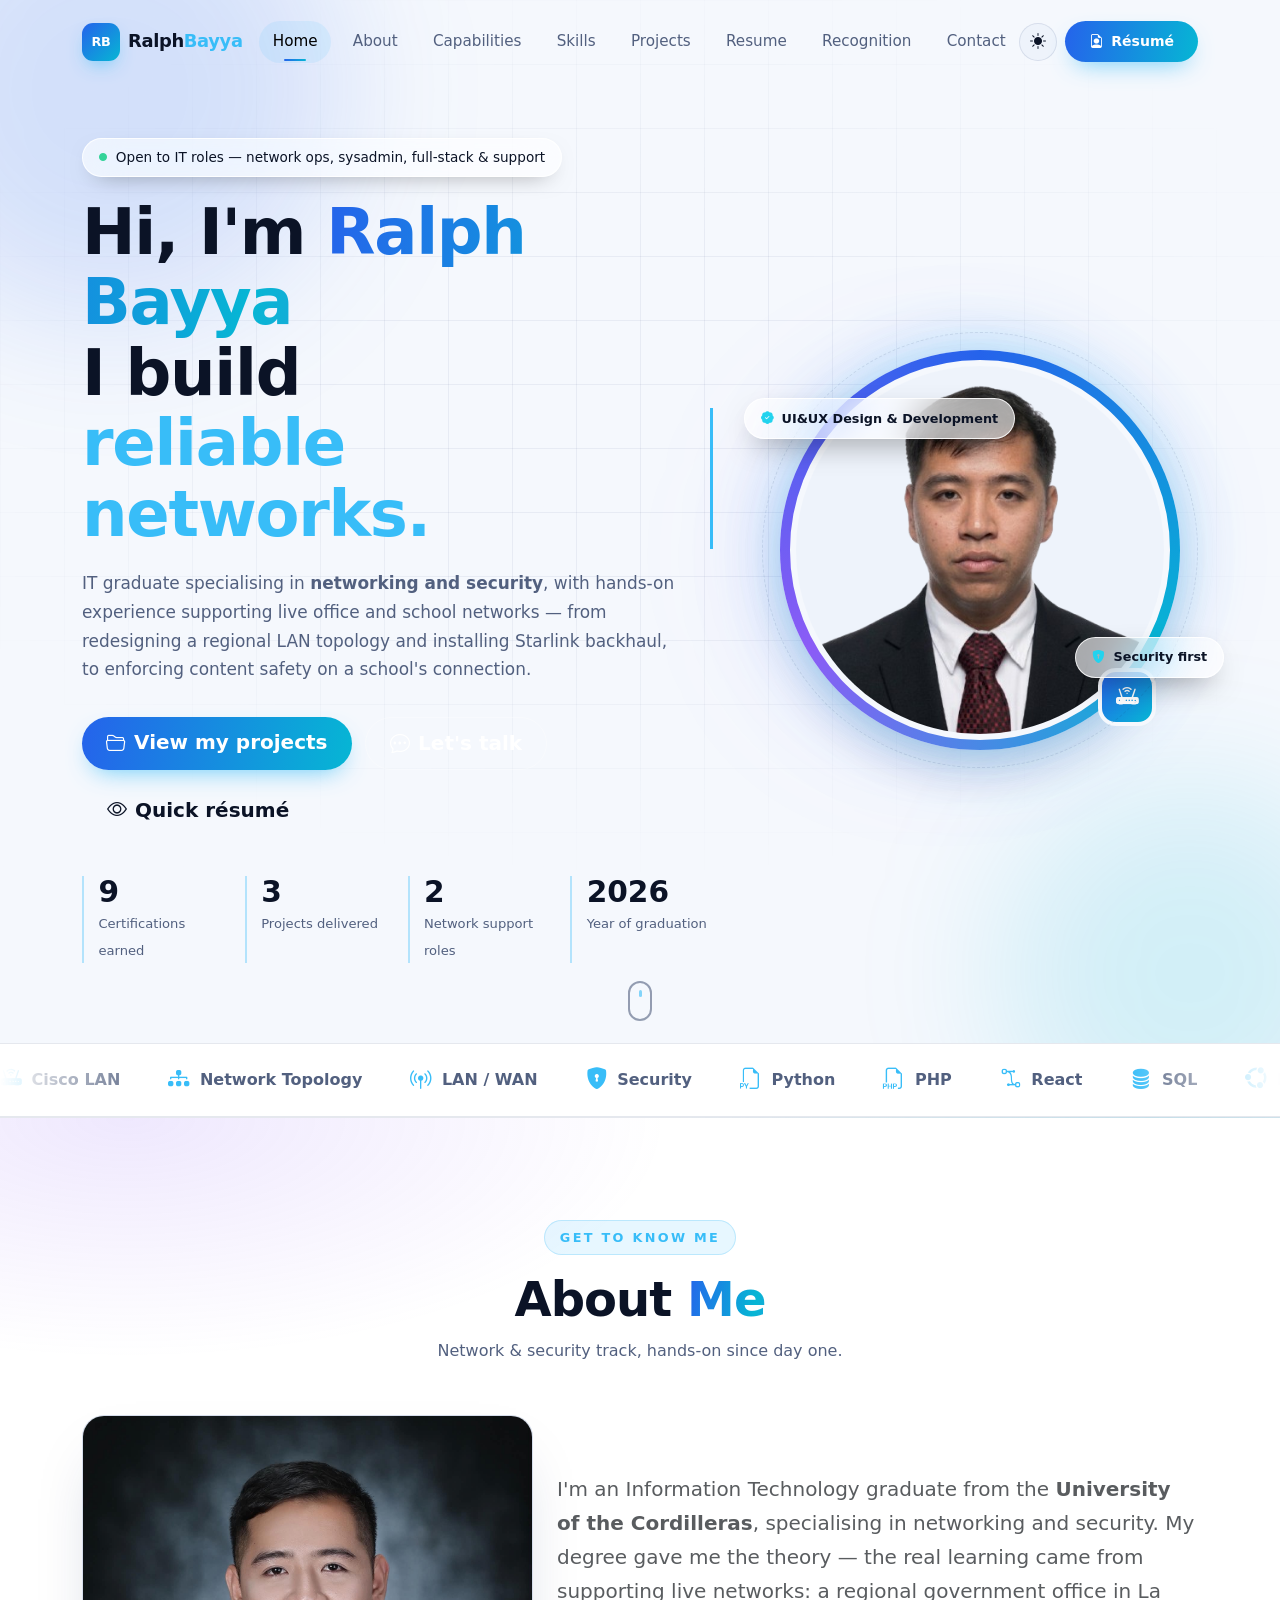
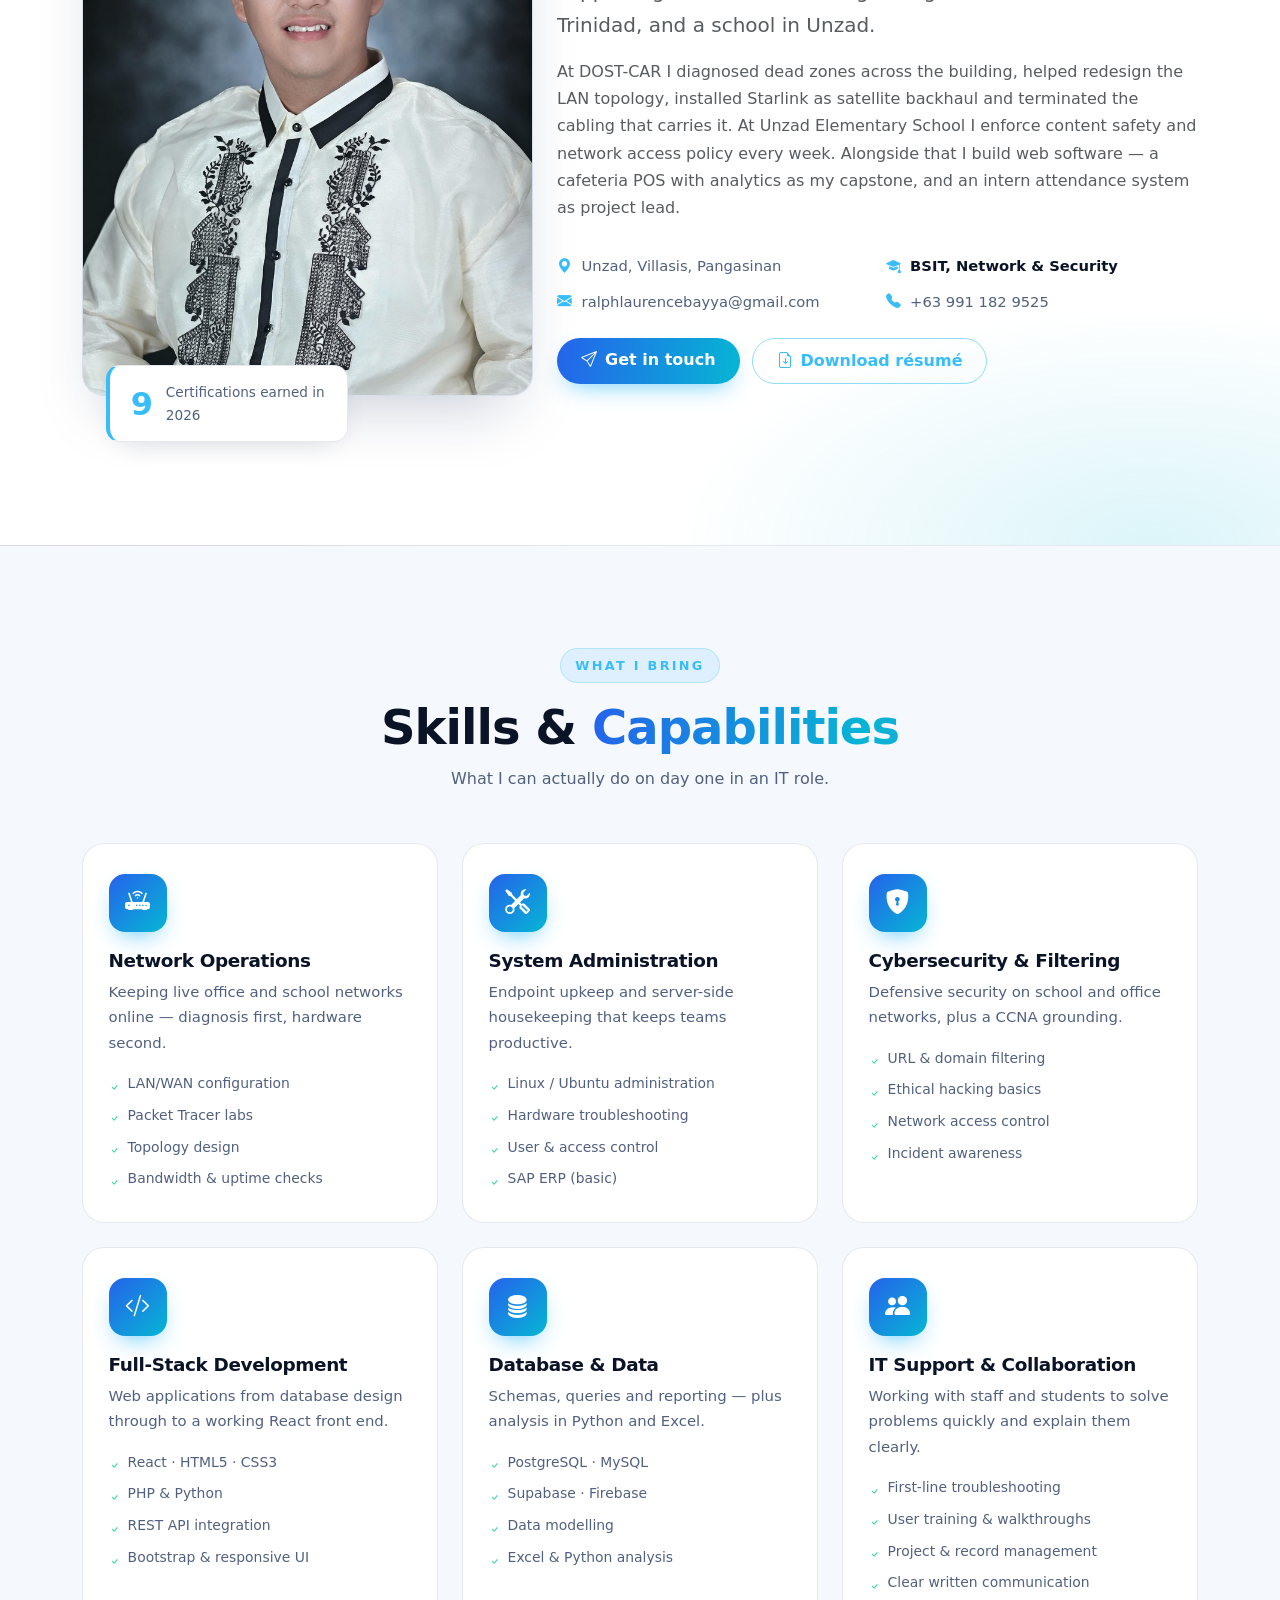
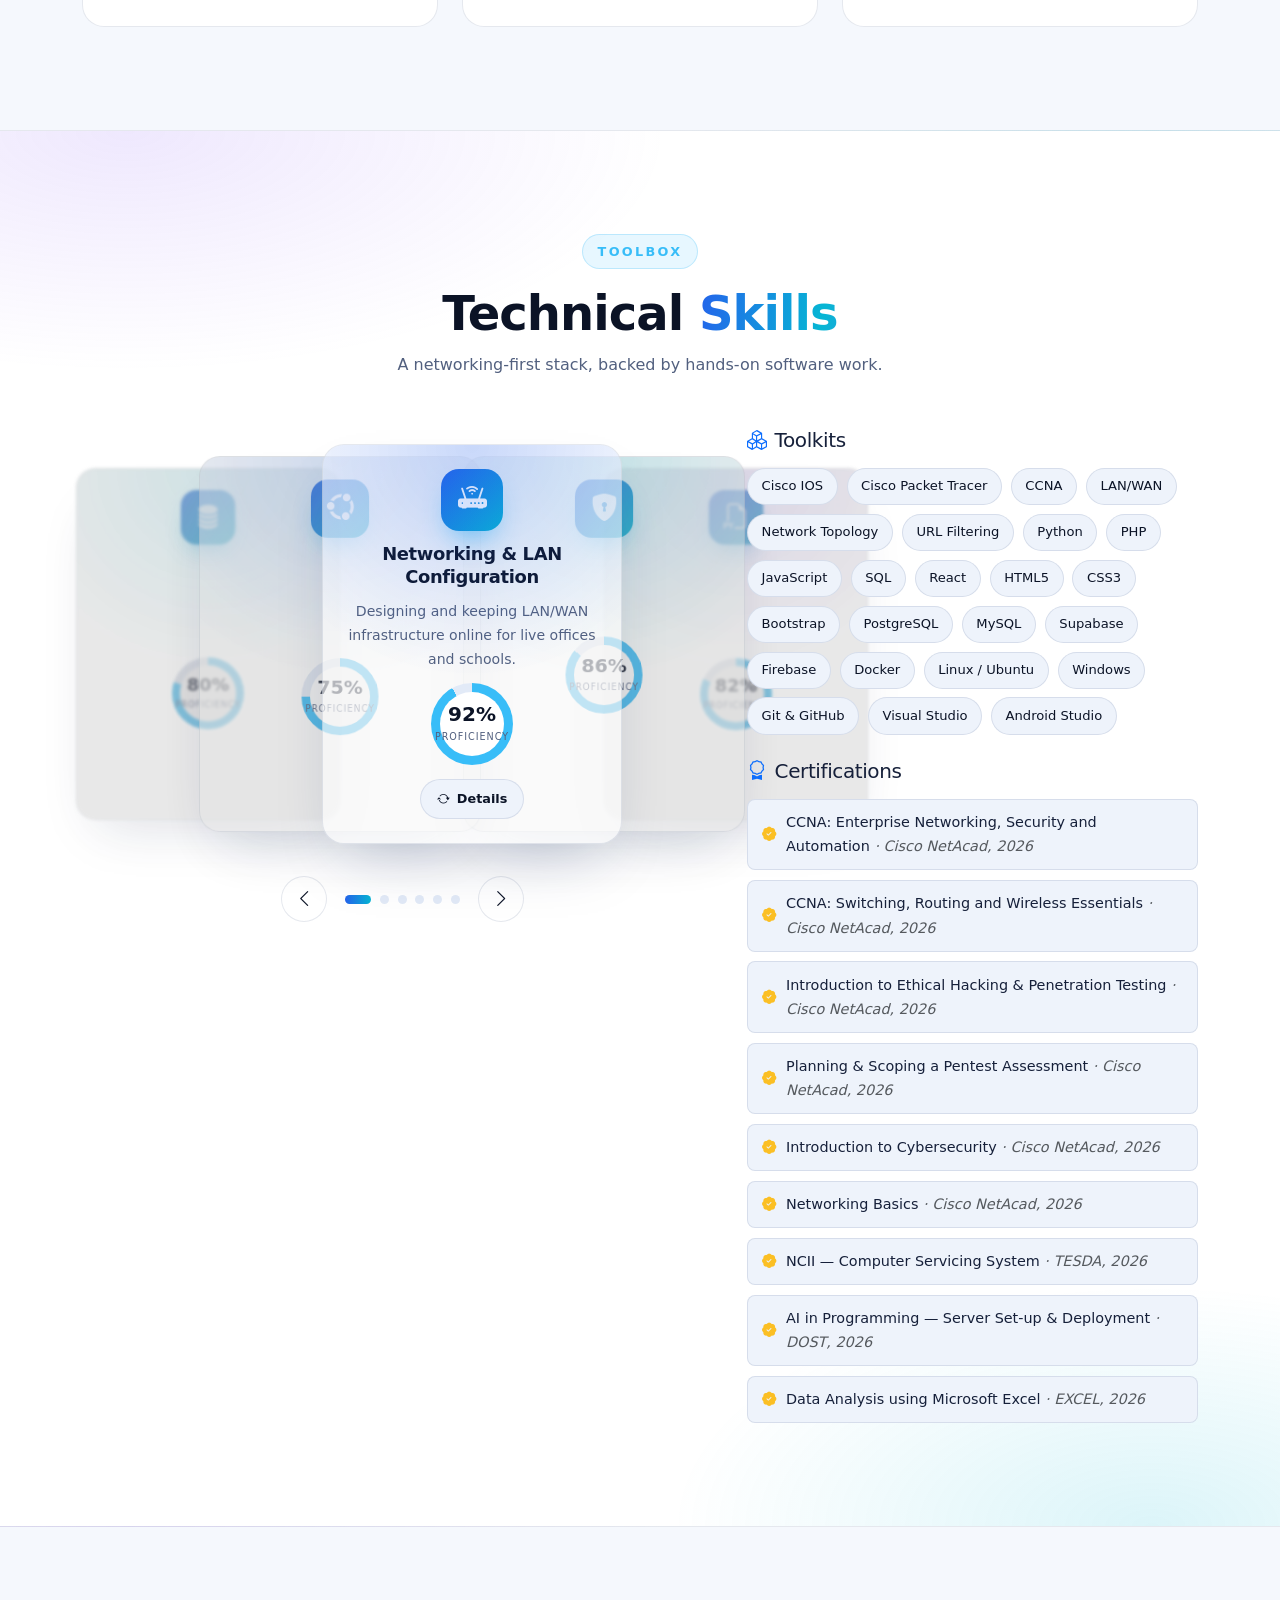
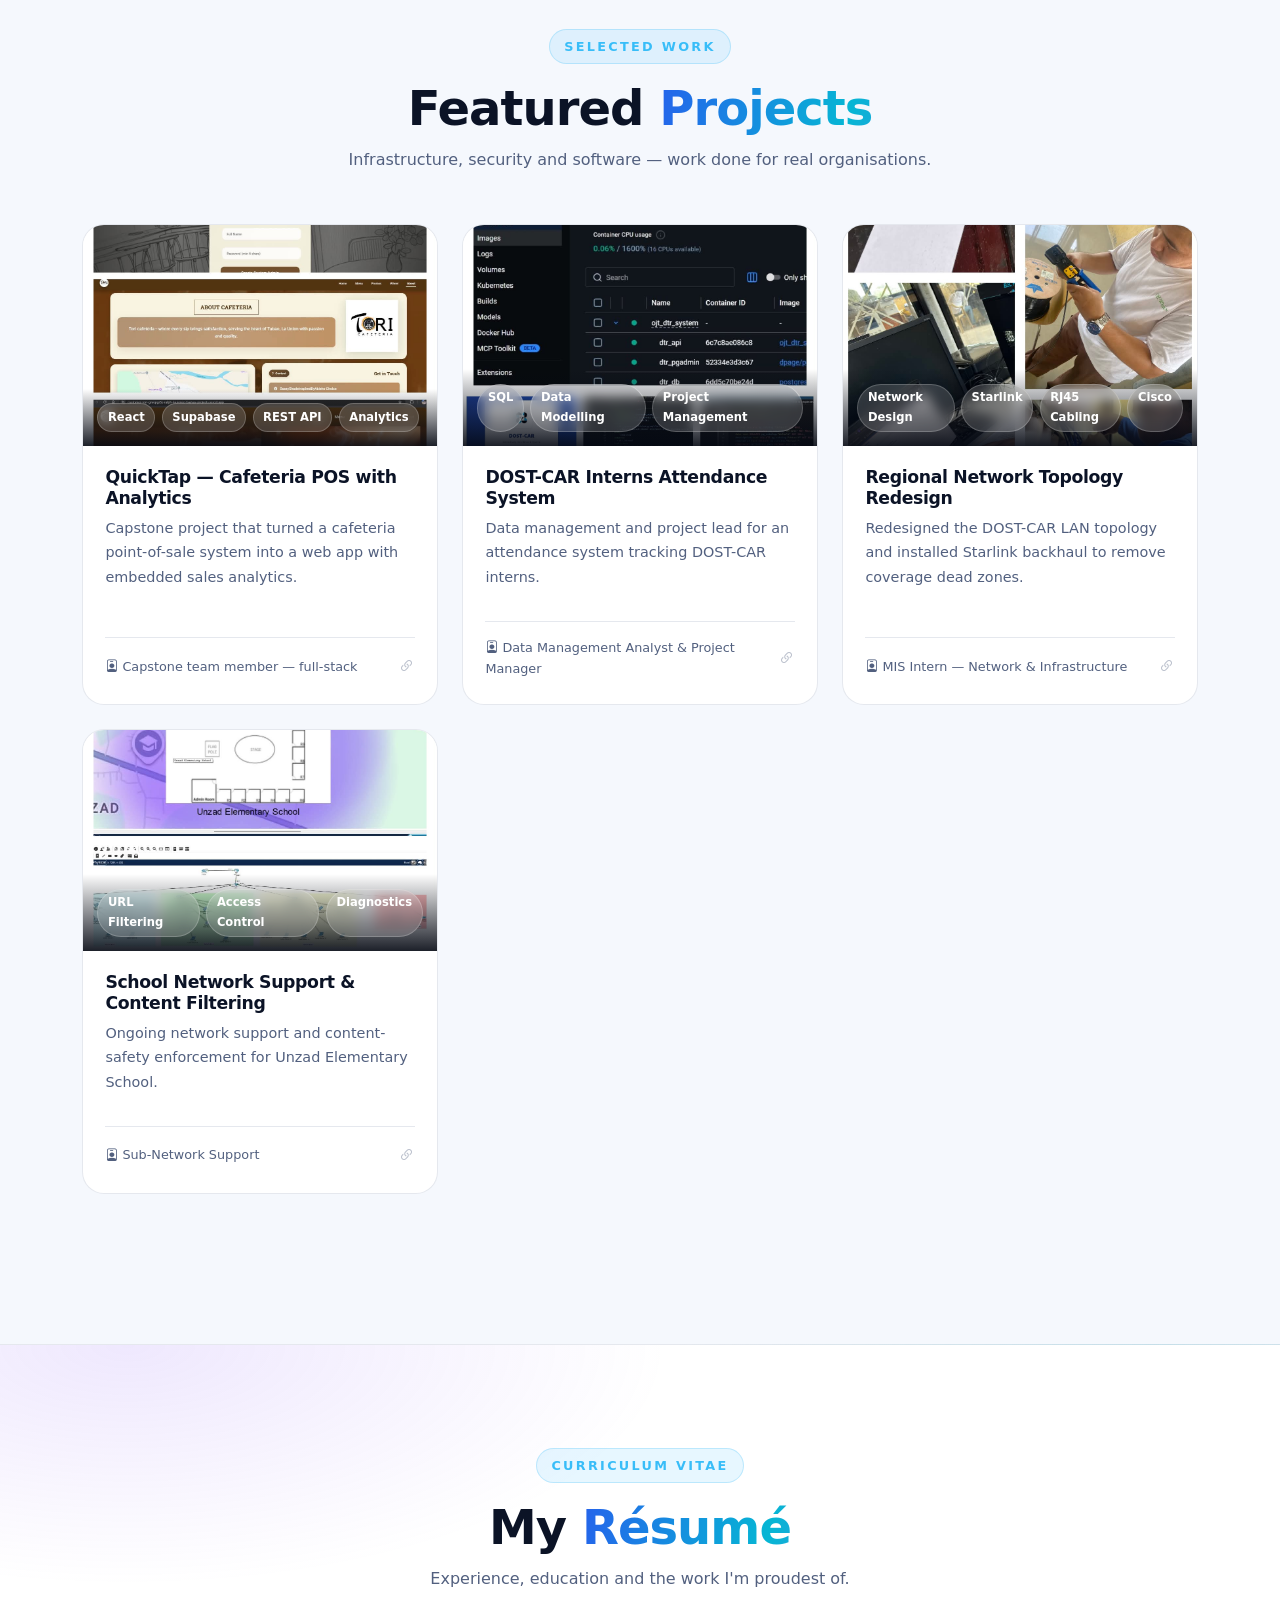
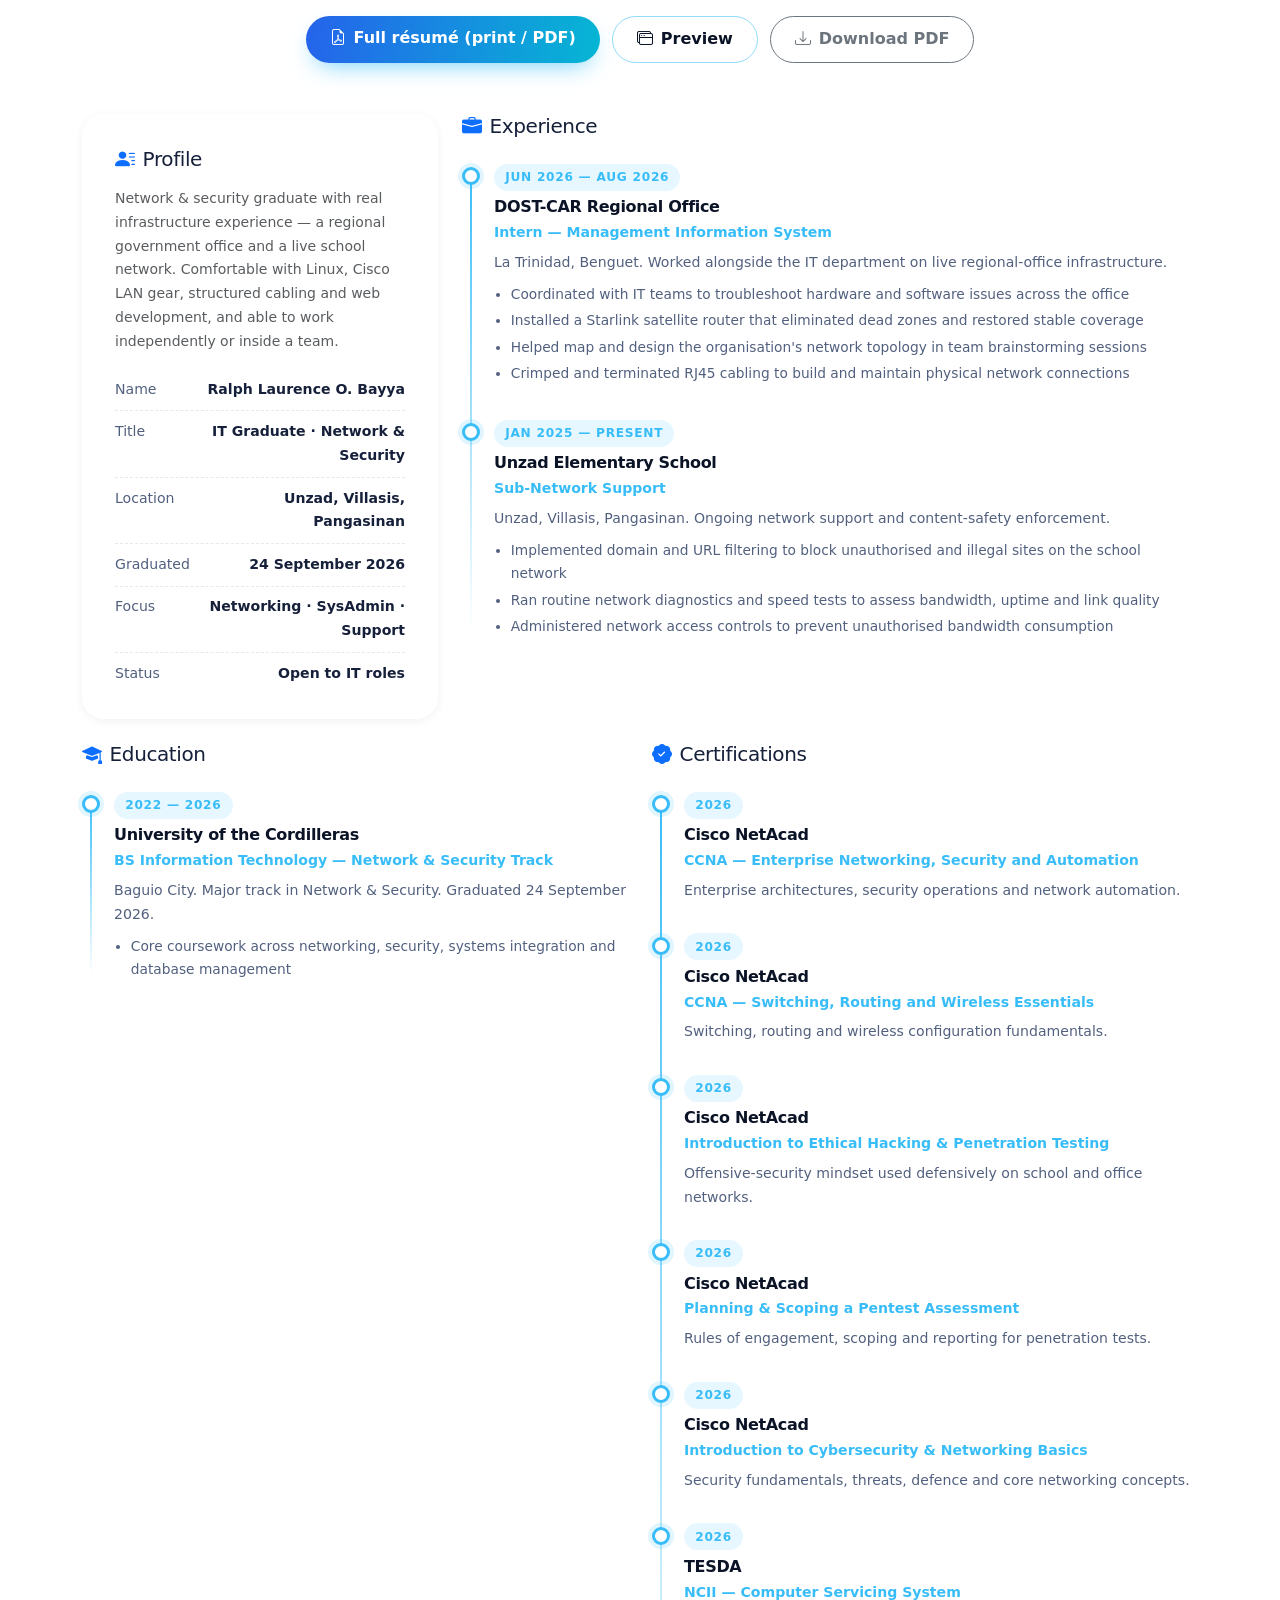
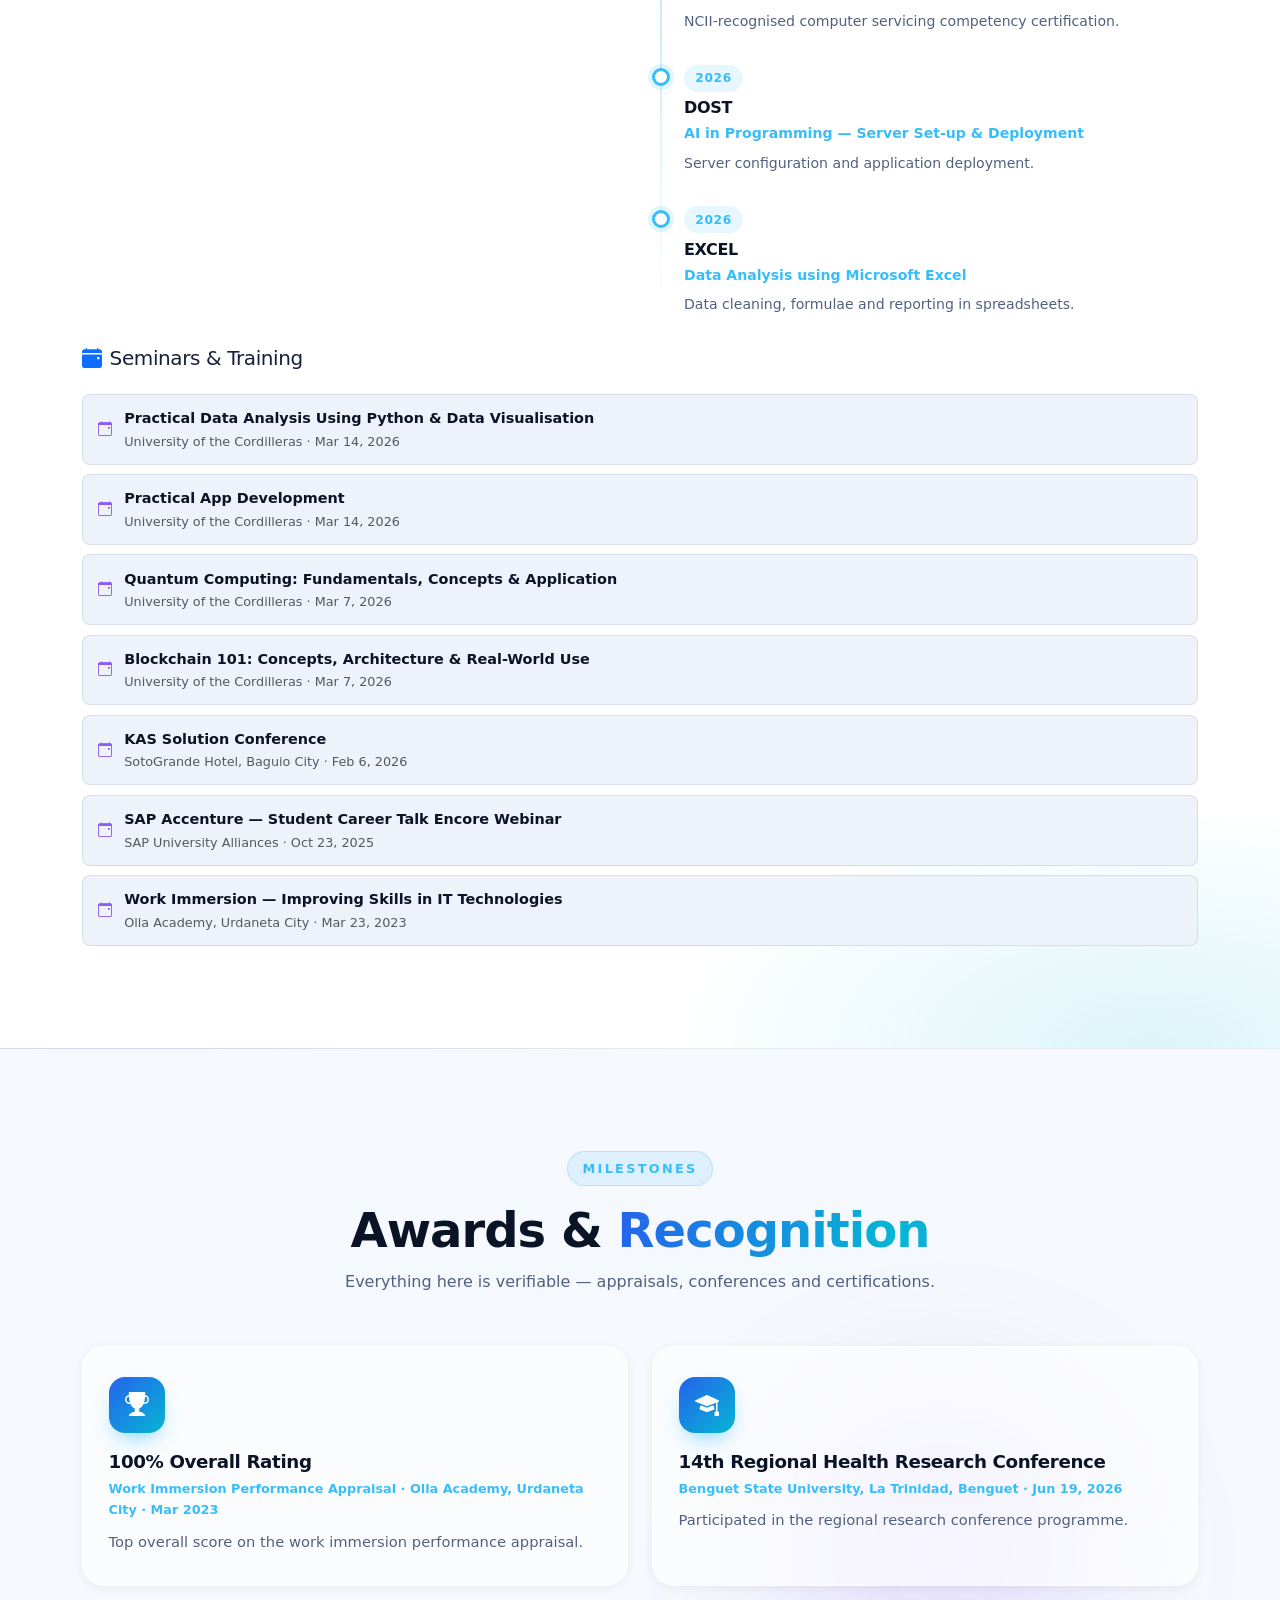
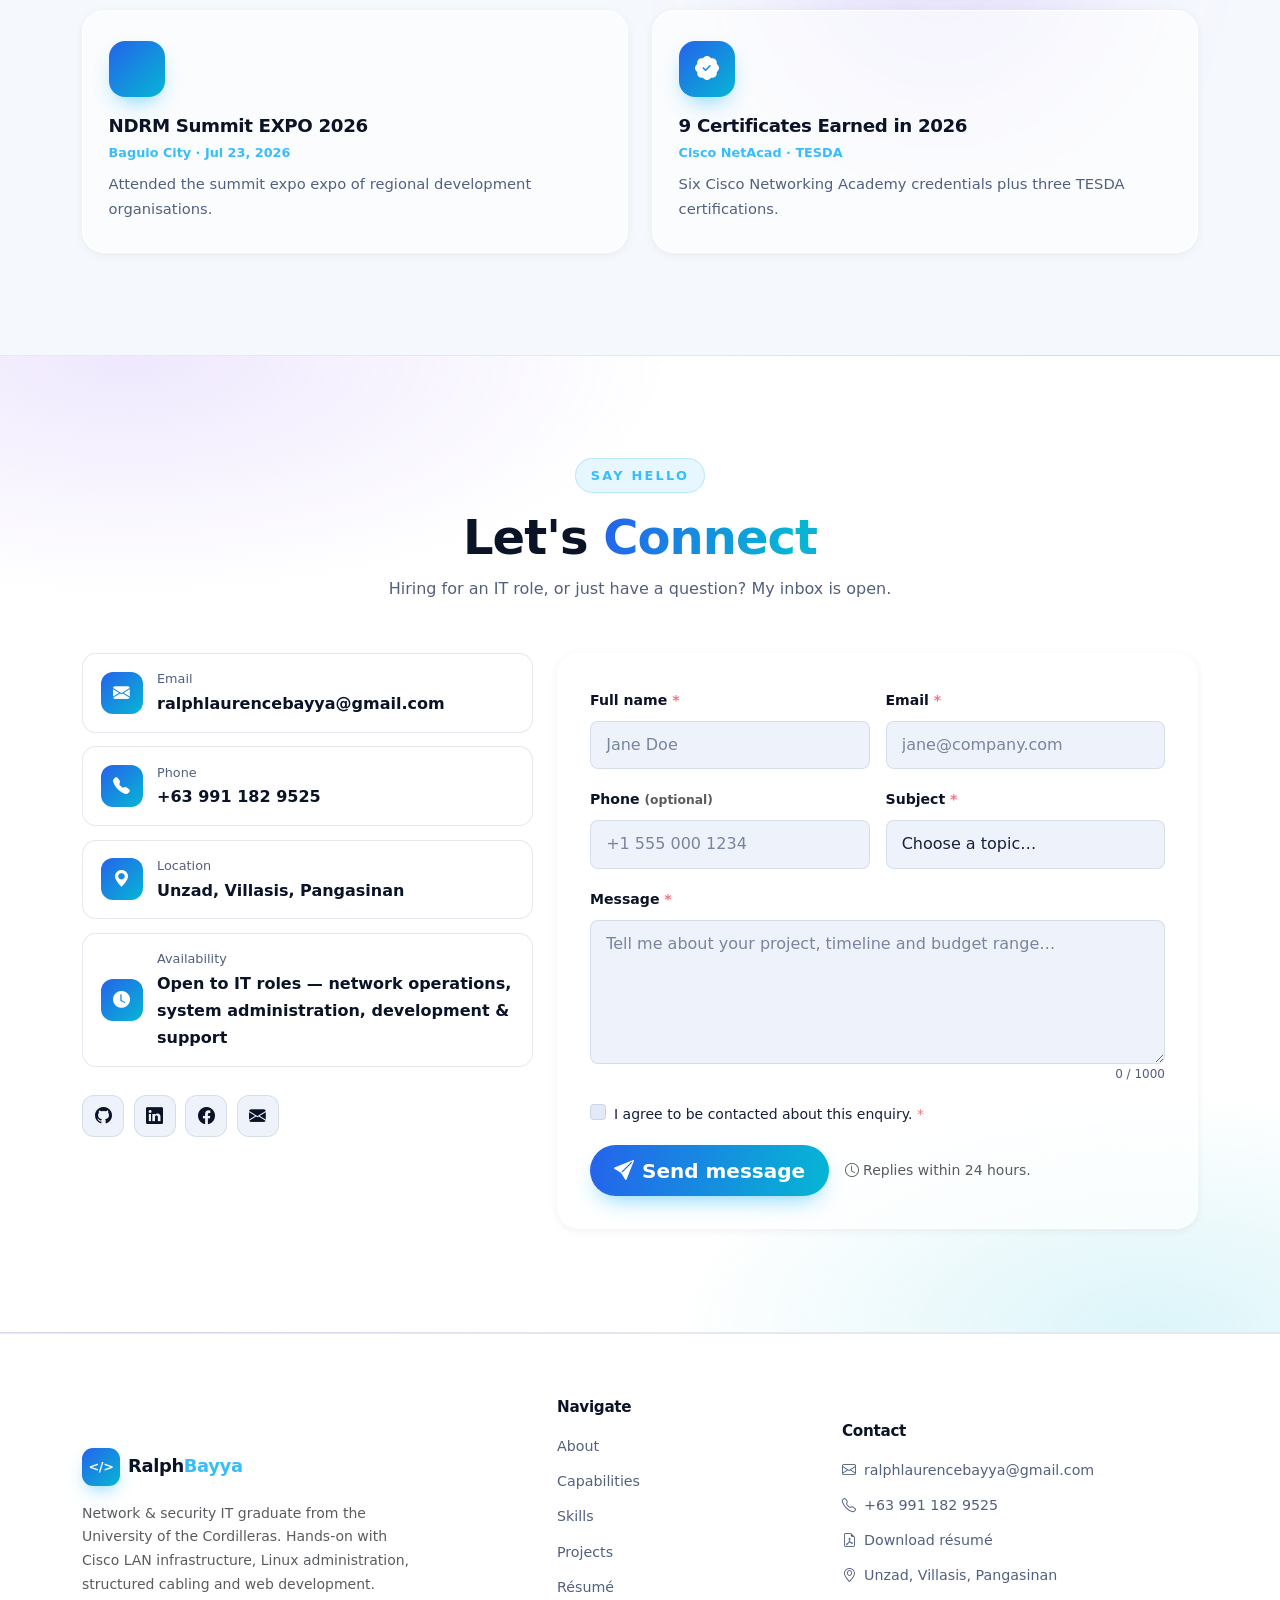
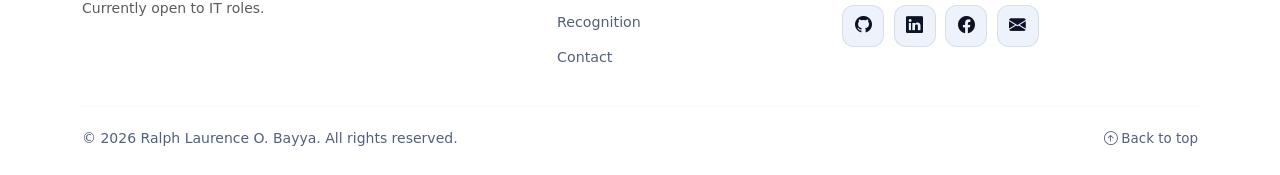
<file: index.html>
<!DOCTYPE html>
<html lang="en" data-bs-theme="dark">
<head>
    <meta charset="UTF-8" />
    <meta name="viewport" content="width=device-width, initial-scale=1.0" />
    <meta name="description" content="Portfolio of Ralph Laurence O. Bayya — IT graduate specialising in networking and security. Cisco LAN, system administration, cybersecurity and full-stack web development." />
    <meta name="author" content="Ralph Laurence O. Bayya" />
    <meta name="theme-color" content="#070b14" />

    <title>Ralph Laurence O. Bayya | IT Graduate · Network &amp; Security</title>

    <!-- Social preview -->
    <meta property="og:title" content="Ralph Laurence O. Bayya | IT Graduate · Network &amp; Security" />
    <meta property="og:description" content="Networking, system administration, cybersecurity and full-stack development. Open to IT roles." />
    <meta property="og:type" content="website" />

    <link rel="icon" href="assets/img/RBicon_logo.jpg" type="image/svg+xml" />

    <!-- Bootstrap 5 -->
    <link href="https://cdn.jsdelivr.net/npm/bootstrap@5.3.3/dist/css/bootstrap.min.css" rel="stylesheet" />
    <link href="https://cdn.jsdelivr.net/npm/bootstrap-icons@1.11.3/font/bootstrap-icons.min.css" rel="stylesheet" />

    <link href="assets/css/style.css" rel="stylesheet" />
    <link href="assets/css/carousel.css" rel="stylesheet" />
</head>
<body data-bs-spy="scroll" data-bs-target="#mainNav" data-bs-offset="120" tabindex="0">

    <a class="skip-link" href="#main">Skip to content</a>

    <!-- ============ PRELOADER ============ -->
    <div id="preloader" class="preloader" role="status" aria-live="polite" aria-label="Loading">
        <div class="preloader-inner">
            <div class="preloader-ring"><span></span><span></span><span></span></div>
            <p class="preloader-text">Connecting<span class="dots"></span></p>
        </div>
    </div>

    <!-- ============ SCROLL PROGRESS ============ -->
    <div class="scroll-progress" aria-hidden="true"><span id="scrollProgressBar"></span></div>

    <!-- Film grain overlay (kills gradient banding, adds depth) -->
    <div class="grain" aria-hidden="true"></div>

    <!-- ============ BACK TO TOP ============ -->
    <button id="backToTop" class="back-to-top" aria-label="Back to top">
        <i class="bi bi-arrow-up"></i>
    </button>

    <!-- ============ NAVBAR ============ -->
    <nav id="mainNav" class="navbar navbar-expand-lg fixed-top" aria-label="Main navigation">
        <div class="container">
            <a class="navbar-brand d-flex align-items-center gap-2" href="#home">
                <span class="brand-mark">RB</span>
                <span class="brand-text">Ralph<span class="brand-accent">Bayya</span></span>
            </a>

            <div class="d-flex align-items-center gap-2 order-lg-3">
                <button id="themeToggle" class="icon-btn" type="button" aria-label="Toggle colour theme">
                    <i class="bi bi-sun-fill theme-icon-light"></i>
                    <i class="bi bi-moon-stars-fill theme-icon-dark"></i>
                </button>
                <a class="btn btn-sm btn-primary d-none d-sm-inline-flex align-items-center gap-2" href="#resume">
                    <i class="bi bi-file-earmark-person"></i> Résumé
                </a>
                <button class="navbar-toggler border-0 shadow-none" type="button"
                        data-bs-toggle="collapse" data-bs-target="#navMenu"
                        aria-controls="navMenu" aria-expanded="false" aria-label="Toggle navigation">
                    <span class="navbar-toggler-icon"></span>
                </button>
            </div>

            <div class="collapse navbar-collapse order-lg-2" id="navMenu">
                <ul class="navbar-nav ms-auto align-items-lg-center gap-lg-2">
                    <li class="nav-item"><a class="nav-link active" href="#home">Home</a></li>
                    <li class="nav-item"><a class="nav-link" href="#about">About</a></li>
                    <li class="nav-item"><a class="nav-link" href="#services">Capabilities</a></li>
                    <li class="nav-item"><a class="nav-link" href="#skills">Skills</a></li>
                    <li class="nav-item"><a class="nav-link" href="#projects">Projects</a></li>
                    <li class="nav-item"><a class="nav-link" href="#resume">Resume</a></li>
                    <li class="nav-item"><a class="nav-link" href="#awards">Recognition</a></li>
                    <li class="nav-item"><a class="nav-link" href="#contact">Contact</a></li>
                    <li class="nav-item ms-lg-2 d-lg-none">
                        <a class="btn btn-sm btn-primary w-100" href="#contact">Get in touch</a>
                    </li>
                </ul>
            </div>
        </div>
    </nav>

    <main id="main">

        <!-- ============ HERO ============ -->
        <header id="home" class="hero section">
            <div class="glow-orb go-1" aria-hidden="true"></div>
            <div class="glow-orb go-2" aria-hidden="true"></div>
            <div class="glow-orb go-3" aria-hidden="true"></div>
            <canvas id="heroCanvas" class="hero-canvas" aria-hidden="true"></canvas>
            <div class="hero-grid-overlay" aria-hidden="true"></div>

            <div class="container position-relative">
                <div class="row align-items-center g-5">
                    <div class="col-lg-7">
                        <span class="badge-eyebrow reveal">
                            <i class="bi bi-circle-fill pulse-dot"></i> Open to IT roles — network ops, sysadmin, full-stack &amp; support
                        </span>

                        <h1 class="hero-title reveal">
                            Hi, I'm <span class="text-gradient">Ralph Bayya</span><br />
                            I build <span class="typewriter" data-words='["reliable networks.","secure systems.","live Web apps.","sustainable IT."]' aria-label="reliable networks"></span>
                        </h1>

                        <p class="hero-lead reveal">
                            IT graduate specialising in <strong>networking and security</strong>, with hands-on
                            experience supporting live office and school networks — from redesigning a regional
                            LAN topology and installing Starlink backhaul, to enforcing content safety on a
                            school's connection.
                        </p>

                        <div class="hero-actions reveal">
                            <a href="#projects" class="btn btn-primary btn-lg">
                                <i class="bi bi-folder2-open me-2"></i>View my projects
                            </a>
                            <a href="#contact" class="btn btn-outline-light btn-lg">
                                <i class="bi bi-chat-dots me-2"></i>Let's talk
                            </a>
                            <button class="btn btn-link btn-lg text-decoration-none resume-trigger" data-bs-toggle="modal" data-bs-target="#quickResume">
                                <i class="bi bi-eye me-2"></i>Quick résumé
                            </button>
                        </div>

                        <ul class="hero-stats reveal" id="heroStats"><!-- filled by JS from data.js --></ul>
                    </div>

                    <div class="col-lg-5">
                        <div class="hero-visual reveal">
                            <div class="avatar-frame">
                                <img src="assets/img/PIC_raprap.png" alt="Portrait of Ralph Laurence O. Bayya"
                                     class="img-fluid" width="420" height="420" />
                                <span class="avatar-badge"><i class="bi bi-router-fill"></i></span>
                            </div>
                            <div class="floating-card fc-1">
                                <i class="bi bi-patch-check-fill"></i> UI&UX Design &amp; Development
                            </div>
                            <div class="floating-card fc-2">
                                <i class="bi bi-shield-lock-fill"></i> Security first
                            </div>
                        </div>
                    </div>
                </div>
            </div>

            <a href="#about" class="scroll-hint" aria-label="Scroll to about section">
                <span class="mouse"><span></span></span>
            </a>
        </header>

        <!-- ============ MARQUEE / TECH STRIP ============ -->
        <section class="tech-strip" aria-label="Technologies I work with">
            <div class="marquee" data-marquee>
                <div class="marquee-track" id="marqueeTrack">
                    <!-- filled by JS from data.js -->
                </div>
            </div>
        </section>

        <!-- ============ ABOUT ============ -->
        <section id="about" class="section section-light">
            <div class="container">
                <div class="section-head text-center reveal">
                    <span class="section-kicker">Get to know me</span>
                    <h2 class="section-title">About <span class="text-gradient">Me</span></h2>
                    <p class="section-sub">Network &amp; security track, hands-on since day one.</p>
                </div>

                <div class="row g-4 align-items-center">
                    <div class="col-lg-5 reveal">
                        <div class="about-photo">
                            <img src="assets/img/gradpic.jpg" alt="Network rack and cabling illustration" class="img-fluid" />
                        </div>
                        <div class="about-experience">
                            <strong>9</strong><span>Certifications earned in 2026</span>
                        </div>
                    </div>

                    <div class="col-lg-7 reveal">
                        <p class="fs-5 text-body-secondary">
                            I'm an Information Technology graduate from the <strong>University of the
                            Cordilleras</strong>, specialising in networking and security. My degree gave me the
                            theory — the real learning came from supporting live networks: a regional government
                            office in La Trinidad, and a school in Unzad.
                        </p>
                        <p class="text-body-secondary">
                            At DOST-CAR I diagnosed dead zones across the building, helped redesign the LAN
                            topology, installed Starlink as satellite backhaul and terminated the cabling that
                            carries it. At Unzad Elementary School I enforce content safety and network access
                            policy every week. Alongside that I build web software — a cafeteria POS with
                            analytics as my capstone, and an intern attendance system as project lead.
                        </p>

                        <div class="row g-3 mt-3">
                            <div class="col-sm-6">
                                <ul class="fact-list">
                                    <li><i class="bi bi-geo-alt-fill"></i> Unzad, Villasis, Pangasinan</li>
                                    <li><i class="bi bi-envelope-fill"></i> ralphlaurencebayya@gmail.com</li>
                                </ul>
                            </div>
                            <div class="col-sm-6">
                                <ul class="fact-list">
                                    <li><i class="bi bi-mortarboard-fill"></i> <strong>BSIT, Network &amp; Security</strong></li>
                                    <li><i class="bi bi-telephone-fill"></i> +63 991 182 9525</li>
                                </ul>
                            </div>
                        </div>

                        <div class="about-actions mt-4">
                            <a href="#contact" class="btn btn-primary"><i class="bi bi-send me-2"></i>Get in touch</a>
                            <a href="resume.html" class="btn btn-outline-primary"><i class="bi bi-file-earmark-arrow-down me-2"></i>Download résumé</a>
                        </div>
                    </div>
                </div>
            </div>
        </section>

        <!-- ============ SERVICES ============ -->
        <section id="services" class="section">
            <div class="container">
                <div class="section-head text-center reveal">
                    <span class="section-kicker">What I bring</span>
                    <h2 class="section-title">Skills &amp; <span class="text-gradient">Capabilities</span></h2>
                    <p class="section-sub">What I can actually do on day one in an IT role.</p>
                </div>

                <div class="row g-4" id="servicesGrid"><!-- JS --></div>
            </div>
        </section>

        <!-- ============ SKILLS ============ -->
        <section id="skills" class="section section-light">
            <div class="container">
                <div class="section-head text-center reveal">
                    <span class="section-kicker">Toolbox</span>
                    <h2 class="section-title">Technical <span class="text-gradient">Skills</span></h2>
                    <p class="section-sub">A networking-first stack, backed by hands-on software work.</p>
                </div>

                <div class="row g-4">
                    <div class="col-lg-7 reveal">
                        <!-- 3D carousel — content rendered by main.js from data.js `skills`.
                             The <noscript> fallback keeps the text readable without JS. -->
                        <div id="skillCarousel" class="sk3d-root" aria-roledescription="carousel"
                             aria-label="Technical skills carousel">
                            <div class="sk3d-shell">
                                <div class="sk3d-stage" id="sk3dStage"><!-- JS --></div>
                            </div>

                            <div class="sk3d-controls" id="sk3dControls">
                                <button type="button" class="sk3d-btn" id="sk3dPrev" aria-label="Previous skill">
                                    <i class="bi bi-chevron-left"></i>
                                </button>
                                <ul class="sk3d-dots" id="sk3dDots" role="tablist" aria-label="Choose a skill"></ul>
                                <button type="button" class="sk3d-btn" id="sk3dNext" aria-label="Next skill">
                                    <i class="bi bi-chevron-right"></i>
                                </button>
                            </div>
                        </div>

                        <noscript>
                            <div class="sk3d-fallback">
                                <p class="text-body-secondary">Enable JavaScript to browse the 3D skill carousel.</p>
                            </div>
                        </noscript>
                    </div>

                    <div class="col-lg-5 reveal">
                        <div class="skill-aside">
                            <h3 class="h5 mb-3"><i class="bi bi-boxes me-2 text-primary"></i>Toolkits</h3>
                            <div class="chip-cloud" id="toolChips"><!-- JS --></div>

                            <h3 class="h5 mt-4 mb-3"><i class="bi bi-award me-2 text-primary"></i>Certifications</h3>
                            <ul class="cert-list" id="certList"><!-- JS --></ul>
                        </div>
                    </div>
                </div>
            </div>
        </section>

        <!-- ============ PORTFOLIO / WORK ============ -->
        <section id="projects" class="section">
            <div class="container">
                <div class="section-head text-center reveal">
                    <span class="section-kicker">Selected work</span>
                    <h2 class="section-title">Featured <span class="text-gradient">Projects</span></h2>
                    <p class="section-sub">Infrastructure, security and software — work done for real organisations.</p>
                </div>
                
                <div class="row g-4" id="projectsGrid"><!-- JS --></div>

                <p class="text-center mt-5 reveal">
                    <a href="#" class="btn btn-outline-primary" id="loadMoreBtn">Load more projects</a>
                </p>
            </div>
        </section>

        <!-- ============ RESUME ============ -->
        <section id="resume" class="section section-light">
            <div class="container">
                <div class="section-head text-center reveal">
                    <span class="section-kicker">Curriculum vitae</span>
                    <h2 class="section-title">My <span class="text-gradient">Résumé</span></h2>
                    <p class="section-sub">Experience, education and the work I'm proudest of.</p>
                    <div class="resume-actions reveal">
                        <a href="resume.html" class="btn btn-primary" target="_blank" rel="noopener">
                            <i class="bi bi-file-earmark-pdf me-2"></i>Full résumé (print / PDF)
                        </a>
                        <button class="btn btn-outline-primary resume-trigger"
                                data-bs-toggle="modal" data-bs-target="#quickResume">
                            <i class="bi bi-window-stack me-2"></i>Preview
                        </button>
                        <a href="assets/resume/Ralph-Bayya-Resume.pdf" class="btn btn-outline-secondary" download>
                            <i class="bi bi-download me-2"></i>Download PDF
                        </a>
                    </div>
                </div>

                <div class="row g-4">
                    <!-- Summary -->
                    <div class="col-lg-4 reveal">
                        <div class="card-panel h-100">
                            <h3 class="h5 mb-3"><i class="bi bi-person-lines-fill me-2 text-primary"></i>Profile</h3>
                            <p class="text-body-secondary small mb-4">
                                Network &amp; security graduate with real infrastructure experience — a regional
                                government office and a live school network. Comfortable with Linux, Cisco LAN
                                gear, structured cabling and web development, and able to work independently
                                or inside a team.
                            </p>
                            <ul class="resume-facts" id="resumeFacts"><!-- JS --></ul>
                        </div>
                    </div>

                    <!-- Experience -->
                    <div class="col-lg-8 reveal">
                        <h3 class="h5 mb-4"><i class="bi bi-briefcase-fill me-2 text-primary"></i>Experience</h3>
                        <div class="timeline" id="timelineExperience"><!-- JS --></div>
                    </div>

                    <!-- Education + certs -->
                    <div class="col-lg-6 reveal">
                        <h3 class="h5 mb-4"><i class="bi bi-mortarboard-fill me-2 text-primary"></i>Education</h3>
                        <div class="timeline" id="timelineEducation"><!-- JS --></div>
                    </div>

                    <div class="col-lg-6 reveal">
                        <h3 class="h5 mb-4"><i class="bi bi-patch-check-fill me-2 text-primary"></i>Certifications</h3>
                        <div class="timeline" id="timelineCerts"><!-- JS --></div>
                    </div>
                </div>

                <div class="row g-4 mt-1">
                    <div class="col-lg-12 reveal">
                        <h3 class="h5 mb-4"><i class="bi bi-calendar-event-fill me-2 text-primary"></i>Seminars &amp; Training</h3>
                        <ul class="seminar-list" id="seminarList"><!-- JS --></ul>
                    </div>
                </div>
            </div>
        </section>

        <!-- ============ AWARDS & RECOGNITION ============ -->
        <section id="awards" class="section">
            <div class="glow-orb go-3" aria-hidden="true"></div>
            <div class="container" style="position:relative;z-index:2">
                <div class="section-head text-center reveal">
                    <span class="section-kicker">Milestones</span>
                    <h2 class="section-title">Awards &amp; <span class="text-gradient">Recognition</span></h2>
                    <p class="section-sub">Everything here is verifiable — appraisals, conferences and certifications.</p>
                </div>

                <div class="row g-4" id="awardsGrid"><!-- JS --></div>
            </div>
        </section>

        <!-- ============ CONTACT ============ -->
        <section id="contact" class="section section-light">
            <div class="container">
                <div class="section-head text-center reveal">
                    <span class="section-kicker">Say hello</span>
                    <h2 class="section-title">Let's <span class="text-gradient">Connect</span></h2>
                    <p class="section-sub">Hiring for an IT role, or just have a question? My inbox is open.</p>
                </div>

                <div class="row g-4">
                    <div class="col-lg-5 reveal">
                        <ul class="contact-list" id="contactList"><!-- JS --></ul>

                        <div class="social-row" id="socialRow"><!-- JS --></div>
                    </div>

                    <div class="col-lg-7 reveal">
                        <form class="card-panel" id="contactForm" novalidate>
                            <div class="row g-3">
                                <div class="col-md-6">
                                    <label class="form-label" for="name">Full name <span class="req">*</span></label>
                                    <input type="text" class="form-control" id="name" name="name"
                                           placeholder="Jane Doe" required minlength="2" autocomplete="name" />
                                    <div class="invalid-feedback">Please enter your name (min 2 characters).</div>
                                </div>
                                <div class="col-md-6">
                                    <label class="form-label" for="email">Email <span class="req">*</span></label>
                                    <input type="email" class="form-control" id="email" name="email"
                                           placeholder="jane@company.com" required autocomplete="email" />
                                    <div class="invalid-feedback">Enter a valid email address.</div>
                                </div>
                                <div class="col-md-6">
                                    <label class="form-label" for="phone">Phone <span class="text-muted small">(optional)</span></label>
                                    <input type="tel" class="form-control" id="phone" name="phone"
                                           placeholder="+1 555 000 1234" autocomplete="tel" />
                                    <div class="invalid-feedback">Enter a valid phone number.</div>
                                </div>
                                <div class="col-md-6">
                                    <label class="form-label" for="subject">Subject <span class="req">*</span></label>
                                    <select class="form-select" id="subject" name="subject" required>
                                        <option value="">Choose a topic…</option>
                                        <option>Full-time IT role</option>
                                        <option>Network operations</option>
                                        <option>System administration</option>
                                        <option>Junior web development</option>
                                        <option>Internship / work immersion</option>
                                        <option>Something else</option>
                                    </select>
                                    <div class="invalid-feedback">Please pick a subject.</div>
                                </div>
                                <div class="col-12">
                                    <label class="form-label" for="message">Message <span class="req">*</span></label>
                                    <textarea class="form-control" id="message" name="message" rows="5" required
                                              minlength="20" placeholder="Tell me about your project, timeline and budget range…"></textarea>
                                    <div class="invalid-feedback">Message must be at least 20 characters.</div>
                                </div>
                                <div class="col-12">
                                    <div class="form-check">
                                        <input class="form-check-input" type="checkbox" id="consent" required />
                                        <label class="form-check-label small" for="consent">
                                            I agree to be contacted about this enquiry. <span class="req">*</span>
                                        </label>
                                        <div class="invalid-feedback">Consent is required.</div>
                                    </div>
                                </div>
                                <div class="col-12 d-flex flex-wrap gap-3 align-items-center">
                                    <button type="submit" class="btn btn-primary btn-lg" id="submitBtn">
                                        <span class="btn-label"><i class="bi bi-send-fill me-2"></i>Send message</span>
                                        <span class="spinner-border spinner-border-sm d-none" role="status" aria-hidden="true"></span>
                                    </button>
                                    <span class="small text-body-secondary"><i class="bi bi-clock me-1"></i>Replies within 24 hours.</span>
                                </div>
                            </div>
                        </form>
                    </div>
                </div>
            </div>
        </section>
    </main>

    <!-- ============ FOOTER ============ -->
    <footer class="footer">
        <div class="container">
            <div class="row g-4 align-items-center">
                <div class="col-lg-5">
                    <a class="navbar-brand d-inline-flex align-items-center gap-2 mb-3" href="#home">
                        <span class="brand-mark">&lt;/&gt;</span>
                        <span class="brand-text">Ralph<span class="brand-accent">Bayya</span></span>
                    </a>
                    <p class="text-body-secondary small mb-0 footer-blurb">
                        Network &amp; security IT graduate from the University of the Cordilleras. Hands-on with
                        Cisco LAN infrastructure, Linux administration, structured cabling and web development.
                        Currently open to IT roles.
                    </p>
                </div>

                <div class="col-6 col-lg-3">
                    <h4 class="footer-title">Navigate</h4>
                    <ul class="footer-links" id="footerNav"><!-- JS --></ul>
                </div>

                <div class="col-6 col-lg-4">
                    <h4 class="footer-title">Contact</h4>
                    <ul class="footer-links" id="footerContact"><!-- JS --></ul>
                    <div class="social-row mt-3" id="footerSocial"><!-- JS --></div>
                </div>
            </div>

            <hr class="footer-hr" />

            <div class="footer-bottom">
                <p class="mb-0 small">&copy; <span id="currentYear">2026</span> Ralph Laurence O. Bayya. All rights reserved.</p>
                <button class="to-top-inline" data-scroll-to="#home">
                    <i class="bi bi-arrow-up-circle me-1"></i>Back to top
                </button>
            </div>
        </div>
    </footer>

    <!-- ============ PROJECT MODAL ============ -->
    <div class="modal fade" id="projectModal" tabindex="-1" aria-labelledby="projectModalTitle" aria-hidden="true">
        <div class="modal-dialog modal-lg modal-dialog-centered modal-dialog-scrollable">
            <div class="modal-content">
                <div class="modal-header">
                    <h5 class="modal-title" id="projectModalTitle">Project</h5>
                    <button type="button" class="btn-close btn-close-white" data-bs-dismiss="modal" aria-label="Close"></button>
                </div>
                <div class="modal-body" id="projectModalBody"></div>
                <div class="modal-footer">
                    <a href="#" class="btn btn-outline-light" id="projectLiveLink" target="_blank" rel="noopener">
                        <i class="bi bi-box-arrow-up-right me-2"></i>Live site
                    </a>
                    <a href="#" class="btn btn-outline-light" id="projectRepoLink" target="_blank" rel="noopener">
                        <i class="bi bi-github me-2"></i>Source code
                    </a>
                    <button type="button" class="btn btn-primary" data-bs-dismiss="modal">Close</button>
                </div>
            </div>
        </div>
    </div>

    <!-- ============ QUICK RESUME MODAL ============ -->
    <div class="modal fade" id="quickResume" tabindex="-1" aria-labelledby="quickResumeTitle" aria-hidden="true">
        <div class="modal-dialog modal-lg modal-dialog-centered modal-dialog-scrollable">
            <div class="modal-content">
                <div class="modal-header">
                    <h5 class="modal-title" id="quickResumeTitle"><i class="bi bi-file-earmark-person me-2"></i>Quick résumé — Ralph Bayya</h5>
                    <button type="button" class="btn-close btn-close-white" data-bs-dismiss="modal" aria-label="Close"></button>
                </div>
                <div class="modal-body" id="quickResumeBody"><!-- JS --></div>
                <div class="modal-footer">
                    <a href="resume.html" class="btn btn-primary" target="_blank" rel="noopener">
                        <i class="bi bi-arrows-fullscreen me-2"></i>Open full résumé
                    </a>
                    <button type="button" class="btn btn-outline-light" data-bs-dismiss="modal">Close</button>
                </div>
            </div>
        </div>
    </div>

    <!-- ============ TOAST ============ -->
    <div class="toast-container position-fixed bottom-0 end-0 p-3">
        <div id="liveToast" class="toast dark-toast" role="status" aria-live="polite" aria-atomic="true">
            <div class="d-flex">
                <div class="toast-body" id="toastMessage">Saved</div>
                <button type="button" class="btn-close btn-close-white me-2 m-auto" data-bs-dismiss="toast" aria-label="Close"></button>
            </div>
        </div>
    </div>

    <!-- Scripts -->
    <script src="https://cdn.jsdelivr.net/npm/bootstrap@5.3.3/dist/js/bootstrap.bundle.min.js"></script>
    <script src="assets/js/data.js"></script>
    <script src="assets/js/main.js"></script>
</body>
</html>
</file>
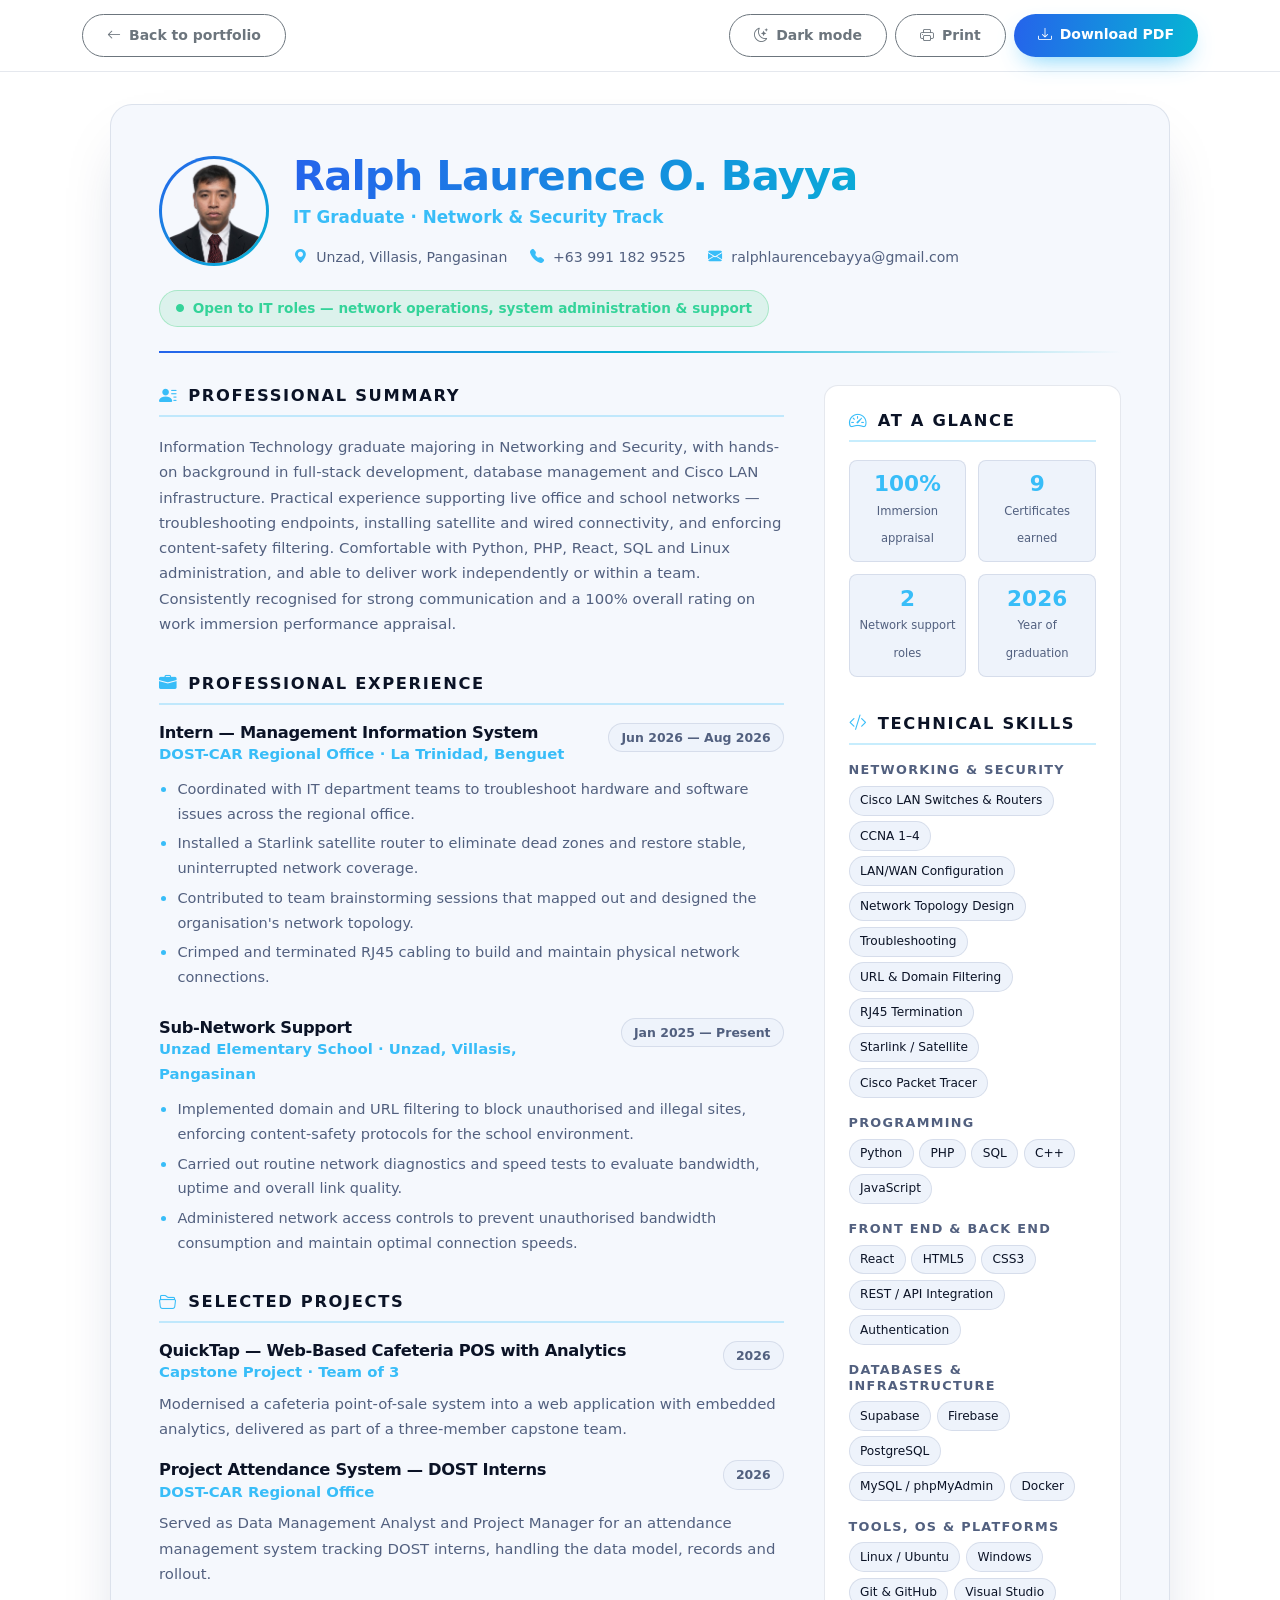
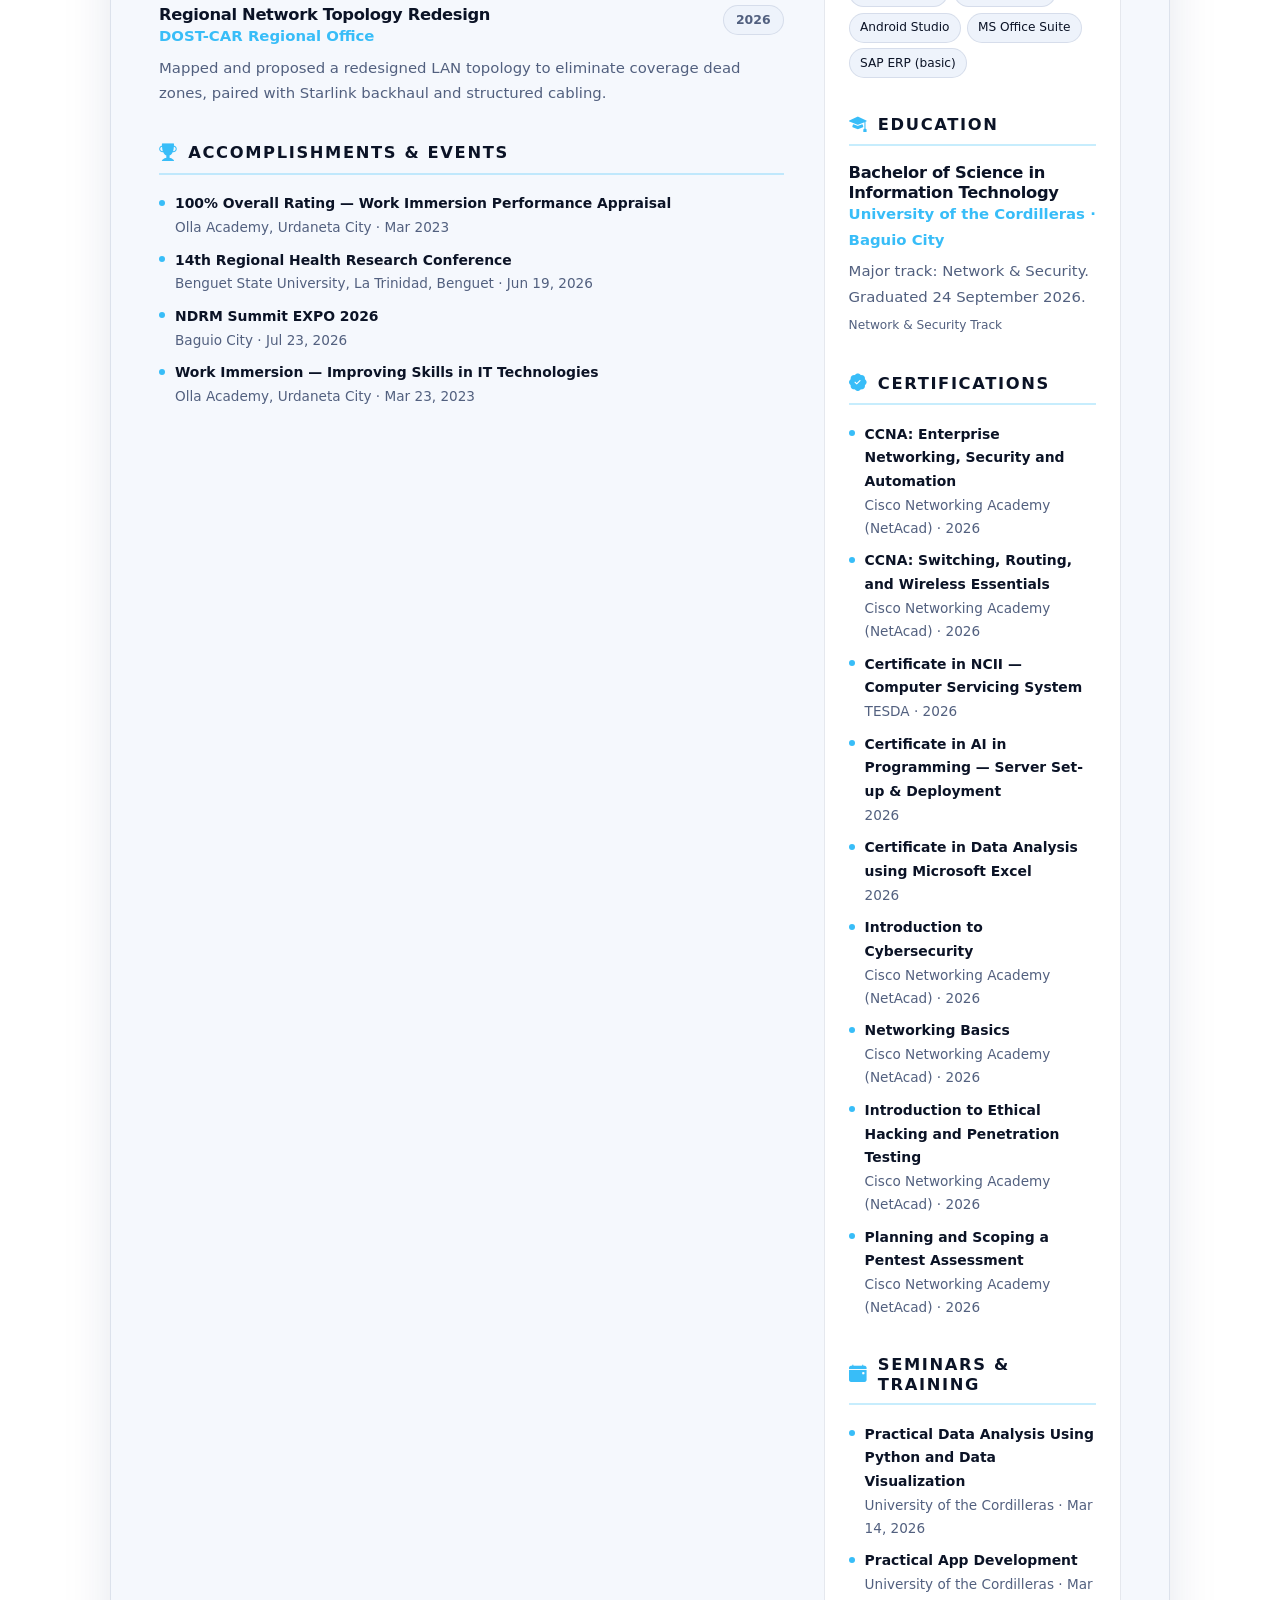
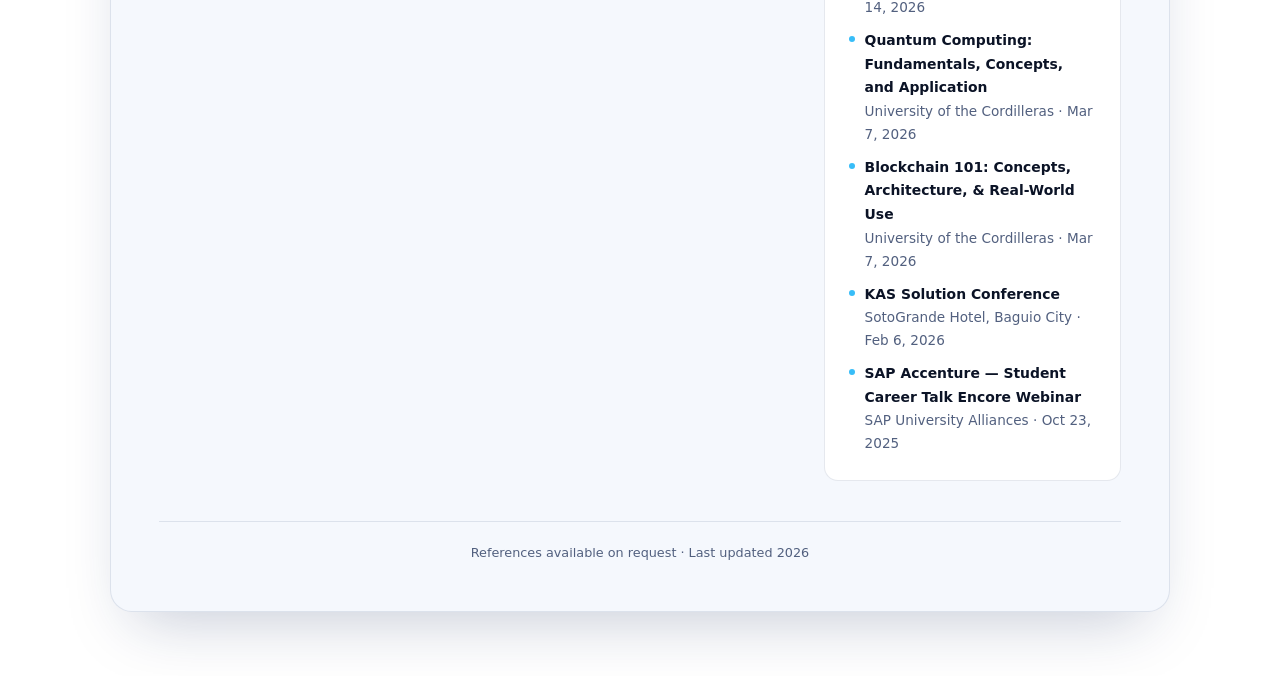
<file: resume.html>
<!DOCTYPE html>
<html lang="en" data-bs-theme="light">
<head>
    <meta charset="UTF-8" />
    <meta name="viewport" content="width=device-width, initial-scale=1.0" />
    <title>Résumé — Ralph Laurence O. Bayya | IT Graduate, Network &amp; Security</title>
    <meta name="description" content="Professional résumé of Ralph Laurence O. Bayya — IT graduate (Network &amp; Security), networking, system administration and full-stack development." />
    <link rel="icon" href="assets/img/RBicon_logo.jpg" type="image/jpg+xml" />

    <link href="https://cdn.jsdelivr.net/npm/bootstrap@5.3.3/dist/css/bootstrap.min.css" rel="stylesheet" />
    <link href="https://cdn.jsdelivr.net/npm/bootstrap-icons@1.11.3/font/bootstrap-icons.min.css" rel="stylesheet" />
    <link href="assets/css/style.css" rel="stylesheet" />
    <link href="assets/css/resume.css" rel="stylesheet" />
</head>
<body class="resume-page">

    <!-- ============ TOOLBAR (hidden when printing) ============ -->
    <div class="resume-toolbar no-print">
        <div class="container d-flex flex-wrap align-items-center justify-content-between gap-3">
            <a href="index.html" class="btn btn-outline-secondary btn-sm">
                <i class="bi bi-arrow-left me-2"></i>Back to portfolio
            </a>

            <div class="d-flex flex-wrap gap-2">
                <button id="resumeThemeToggle" class="btn btn-outline-secondary btn-sm" type="button">
                    <i class="bi bi-moon-stars me-2"></i>Dark mode
                </button>
                <button id="printBtn" class="btn btn-outline-secondary btn-sm" type="button">
                    <i class="bi bi-printer me-2"></i>Print
                </button>
                <a href="assets/resume/Ralph-Bayya-Resume.pdf" class="btn btn-primary btn-sm" download>
                    <i class="bi bi-download me-2"></i>Download PDF
                </a>
            </div>
        </div>
    </div>

    <!-- ============ RESUME SHEET ============ -->
    <main class="resume-sheet container" id="resumeSheet">

        <!-- Header -->
        <header class="r-header">
            <div class="r-header-main">
                <img src="assets/img/PIC_raprap.png" alt="Ralph Laurence O. Bayya" class="r-photo" width="110" height="110" />
                <div>
                    <h1 class="r-name">Ralph Laurence O. Bayya</h1>
                    <p class="r-title">IT Graduate · Network &amp; Security Track</p>
                    <ul class="r-contact-line">
                        <li><i class="bi bi-geo-alt-fill"></i> Unzad, Villasis, Pangasinan</li>
                        <li><i class="bi bi-telephone-fill"></i> +63 991 182 9525</li>
                        <li><i class="bi bi-envelope-fill"></i> ralphlaurencebayya@gmail.com</li>
                    </ul>
                </div>
            </div>
            <div class="r-availability">
                <i class="bi bi-circle-fill"></i> Open to IT roles — network operations, system administration &amp; support
            </div>
        </header>

        <div class="r-grid">

            <!-- ======== MAIN COLUMN ======== -->
            <div class="r-main">

                <!-- Summary -->
                <section class="r-section">
                    <h2 class="r-section-title"><i class="bi bi-person-lines-fill"></i> Professional Summary</h2>
                    <p>
                        Information Technology graduate majoring in Networking and Security, with hands-on background
                        in full-stack development, database management and Cisco LAN infrastructure. Practical
                        experience supporting live office and school networks — troubleshooting endpoints, installing
                        satellite and wired connectivity, and enforcing content-safety filtering. Comfortable with
                        Python, PHP, React, SQL and Linux administration, and able to deliver work independently or
                        within a team. Consistently recognised for strong communication and a 100% overall rating
                        on work immersion performance appraisal.
                    </p>
                </section>

                <!-- Experience -->
                <section class="r-section">
                    <h2 class="r-section-title"><i class="bi bi-briefcase-fill"></i> Professional Experience</h2>

                    <article class="r-item">
                        <div class="r-item-head">
                            <div>
                                <h3>Intern — Management Information System</h3>
                                <p class="r-org">DOST-CAR Regional Office · La Trinidad, Benguet</p>
                            </div>
                            <span class="r-period">Jun 2026 — Aug 2026</span>
                        </div>
                        <ul>
                            <li>Coordinated with IT department teams to troubleshoot hardware and software issues across the regional office.</li>
                            <li>Installed a Starlink satellite router to eliminate dead zones and restore stable, uninterrupted network coverage.</li>
                            <li>Contributed to team brainstorming sessions that mapped out and designed the organisation's network topology.</li>
                            <li>Crimped and terminated RJ45 cabling to build and maintain physical network connections.</li>
                        </ul>
                    </article>

                    <article class="r-item">
                        <div class="r-item-head">
                            <div>
                                <h3>Sub-Network Support</h3>
                                <p class="r-org">Unzad Elementary School · Unzad, Villasis, Pangasinan</p>
                            </div>
                            <span class="r-period">Jan 2025 — Present</span>
                        </div>
                        <ul>
                            <li>Implemented domain and URL filtering to block unauthorised and illegal sites, enforcing content-safety protocols for the school environment.</li>
                            <li>Carried out routine network diagnostics and speed tests to evaluate bandwidth, uptime and overall link quality.</li>
                            <li>Administered network access controls to prevent unauthorised bandwidth consumption and maintain optimal connection speeds.</li>
                        </ul>
                    </article>
                </section>

                <!-- Selected projects -->
                <section class="r-section">
                    <h2 class="r-section-title"><i class="bi bi-folder2-open"></i> Selected Projects</h2>

                    <article class="r-item r-compact">
                        <div class="r-item-head">
                            <div>
                                <h3>QuickTap — Web-Based Cafeteria POS with Analytics</h3>
                                <p class="r-org">Capstone Project · Team of 3</p>
                            </div>
                            <span class="r-period">2026</span>
                        </div>
                        <p class="r-text">Modernised a cafeteria point-of-sale system into a web application with embedded analytics, delivered as part of a three-member capstone team.</p>
                    </article>

                    <article class="r-item r-compact">
                        <div class="r-item-head">
                            <div>
                                <h3>Project Attendance System — DOST Interns</h3>
                                <p class="r-org">DOST-CAR Regional Office</p>
                            </div>
                            <span class="r-period">2026</span>
                        </div>
                        <p class="r-text">Served as Data Management Analyst and Project Manager for an attendance management system tracking DOST interns, handling the data model, records and rollout.</p>
                    </article>

                    <article class="r-item r-compact">
                        <div class="r-item-head">
                            <div>
                                <h3>Regional Network Topology Redesign</h3>
                                <p class="r-org">DOST-CAR Regional Office</p>
                            </div>
                            <span class="r-period">2026</span>
                        </div>
                        <p class="r-text">Mapped and proposed a redesigned LAN topology to eliminate coverage dead zones, paired with Starlink backhaul and structured cabling.</p>
                    </article>
                </section>

                <!-- Accomplishments -->
                <section class="r-section">
                    <h2 class="r-section-title"><i class="bi bi-trophy-fill"></i> Accomplishments &amp; Events</h2>
                    <ul class="r-certs">
                        <li><strong>100% Overall Rating — Work Immersion Performance Appraisal</strong><span>Olla Academy, Urdaneta City · Mar 2023</span></li>
                        <li><strong>14th Regional Health Research Conference</strong><span>Benguet State University, La Trinidad, Benguet · Jun 19, 2026</span></li>
                        <li><strong>NDRM Summit EXPO 2026</strong><span>Baguio City · Jul 23, 2026</span></li>
                        <li><strong>Work Immersion — Improving Skills in IT Technologies</strong><span>Olla Academy, Urdaneta City · Mar 23, 2023</span></li>
                    </ul>
                </section>
            </div>

            <!-- ======== SIDEBAR ======== -->
            <aside class="r-side">

                <section class="r-section">
                    <h2 class="r-section-title"><i class="bi bi-speedometer2"></i> At a Glance</h2>
                    <ul class="r-metrics">
                        <li><strong>100%</strong><span>Immersion appraisal</span></li>
                        <li><strong>9</strong><span>Certificates earned</span></li>
                        <li><strong>2</strong><span>Network support roles</span></li>
                        <li><strong>2026</strong><span>Year of graduation</span></li>
                    </ul>
                </section>

                <section class="r-section">
                    <h2 class="r-section-title"><i class="bi bi-code-slash"></i> Technical Skills</h2>

                    <h3 class="r-sub">Networking &amp; security</h3>
                    <p class="r-tags"><span>Cisco LAN Switches &amp; Routers</span><span>CCNA 1–4</span><span>LAN/WAN Configuration</span><span>Network Topology Design</span><span>Troubleshooting</span><span>URL &amp; Domain Filtering</span><span>RJ45 Termination</span><span>Starlink / Satellite</span><span>Cisco Packet Tracer</span></p>

                    <h3 class="r-sub">Programming</h3>
                    <p class="r-tags"><span>Python</span><span>PHP</span><span>SQL</span><span>C++</span><span>JavaScript</span></p>

                    <h3 class="r-sub">Front end &amp; back end</h3>
                    <p class="r-tags"><span>React</span><span>HTML5</span><span>CSS3</span><span>REST / API Integration</span><span>Authentication</span></p>

                    <h3 class="r-sub">Databases &amp; infrastructure</h3>
                    <p class="r-tags"><span>Supabase</span><span>Firebase</span><span>PostgreSQL</span><span>MySQL / phpMyAdmin</span><span>Docker</span></p>

                    <h3 class="r-sub">Tools, OS &amp; platforms</h3>
                    <p class="r-tags"><span>Linux / Ubuntu</span><span>Windows</span><span>Git &amp; GitHub</span><span>Visual Studio</span><span>Android Studio</span><span>MS Office Suite</span><span>SAP ERP (basic)</span></p>
                </section>

                <section class="r-section">
                    <h2 class="r-section-title"><i class="bi bi-mortarboard-fill"></i> Education</h2>

                    <article class="r-item r-compact">
                        <div class="r-item-head">
                            <div>
                                <h3>Bachelor of Science in Information Technology</h3>
                                <p class="r-org">University of the Cordilleras · Baguio City</p>
                            </div>
                        </div>
                        <p class="r-text">Major track: Network &amp; Security. Graduated 24 September 2026.</p>
                        <span class="r-period-inline">Network &amp; Security Track</span>
                    </article>
                </section>

                <section class="r-section">
                    <h2 class="r-section-title"><i class="bi bi-patch-check-fill"></i> Certifications</h2>
                    <ul class="r-certs">
                        <li><strong>CCNA: Enterprise Networking, Security and Automation</strong><span>Cisco Networking Academy (NetAcad) · 2026</span></li>
                        <li><strong>CCNA: Switching, Routing, and Wireless Essentials</strong><span>Cisco Networking Academy (NetAcad) · 2026</span></li>
                        <li><strong>Certificate in NCII — Computer Servicing System</strong><span>TESDA · 2026</span></li>
                        <li><strong>Certificate in AI in Programming — Server Set-up &amp; Deployment</strong><span>2026</span></li>
                        <li><strong>Certificate in Data Analysis using Microsoft Excel</strong><span>2026</span></li>
                        <li><strong>Introduction to Cybersecurity</strong><span>Cisco Networking Academy (NetAcad) · 2026</span></li>
                        <li><strong>Networking Basics</strong><span>Cisco Networking Academy (NetAcad) · 2026</span></li>
                        <li><strong>Introduction to Ethical Hacking and Penetration Testing</strong><span>Cisco Networking Academy (NetAcad) · 2026</span></li>
                        <li><strong>Planning and Scoping a Pentest Assessment</strong><span>Cisco Networking Academy (NetAcad) · 2026</span></li>
                    </ul>
                </section>

                <section class="r-section">
                    <h2 class="r-section-title"><i class="bi bi-calendar-event-fill"></i> Seminars &amp; Training</h2>
                    <ul class="r-certs">
                        <li><strong>Practical Data Analysis Using Python and Data Visualization</strong><span>University of the Cordilleras · Mar 14, 2026</span></li>
                        <li><strong>Practical App Development</strong><span>University of the Cordilleras · Mar 14, 2026</span></li>
                        <li><strong>Quantum Computing: Fundamentals, Concepts, and Application</strong><span>University of the Cordilleras · Mar 7, 2026</span></li>
                        <li><strong>Blockchain 101: Concepts, Architecture, &amp; Real-World Use</strong><span>University of the Cordilleras · Mar 7, 2026</span></li>
                        <li><strong>KAS Solution Conference</strong><span>SotoGrande Hotel, Baguio City · Feb 6, 2026</span></li>
                        <li><strong>SAP Accenture — Student Career Talk Encore Webinar</strong><span>SAP University Alliances · Oct 23, 2025</span></li>
                    </ul>
                </section>
            </aside>
        </div>

        <footer class="r-footer">
            <p class="mb-0">References available on request · Last updated <span id="resumeYear">2026</span></p>
        </footer>
    </main>

    <script>
        // Theme toggle
        const KEY = "portfolio-theme";
        const btn = document.getElementById("resumeThemeToggle");
        const label = () => btn.innerHTML = document.documentElement.getAttribute("data-bs-theme") === "dark"
            ? '<i class="bi bi-sun me-2"></i>Light mode'
            : '<i class="bi bi-moon-stars me-2"></i>Dark mode';
        label();
        btn.addEventListener("click", () => {
            const next = document.documentElement.getAttribute("data-bs-theme") === "dark" ? "light" : "dark";
            document.documentElement.setAttribute("data-bs-theme", next);
            try { localStorage.setItem(KEY, next); } catch (_) {}
            label();
        });

        // Print / Save as PDF
        document.getElementById("printBtn").addEventListener("click", () => window.print());

        // Year
        document.getElementById("resumeYear").textContent = new Date().getFullYear();
    </script>
</body>
</html>
</file>
<file: assets/css/carousel.css>
/* ==========================================================================
   carousel.css — 3D skill carousel
   --------------------------------------------------------------------------
   Layered on top of style.css. Cards are spread horizontally around a front
   card; JS updates their offset, scale, opacity, and depth as the active card
   changes.

   Model
     .sk3d-shell   — perspective wrapper + edge fade
       .sk3d-stage — the carousel area
         .sk3d-card — one skill; front + back face
       .sk3d-controls — prev / dots / next

   The card position is a flat translate/scale transform so pointer hit-testing
   matches the visible cards; only the card faces use 3D rotation for flipping.
   ========================================================================== */

/* ---------- Stage ---------- */
.sk3d-shell {
    position: relative;
    display: grid;
    place-items: center;
    /* Perspective is kept on the shell so the card flip reads with depth. */
    perspective: 1400px;
    perspective-origin: 50% 45%;
    padding: 1rem 0 .25rem;
}

.sk3d-stage {
    position: relative;
    height: var(--sk3d-card-h, 400px);
    /* Wider than one card so the spread neighbours have room to sit. */
    width: calc(var(--sk3d-card-w, 300px) * 2.6);
}

/* While dragging, drop the transition for a 1:1 follow. */
.sk3d-shell.is-dragging .sk3d-stage { transition: none; }

/* ---------- Card ----------
   Cards are positioned in 2D (translate + scale) driven by JS via
   --sk3d-x / --sk3d-scale. This looks 3D but hit-tests exactly, because Chrome
   hit-tests pointer events against a rotated/translated element's OWN transform
   matrix — a true rotateY/translateZ card would swallow clicks aimed at the
   visible front card. The card flip still uses a real rotateY on the two faces
   (both at Z=0), which hit-tests fine. */
.sk3d-card {
    position: absolute;
    /* Centre the card in the (wider) stage, then offset it by --sk3d-x. */
    left: 50%;
    top: 0;
    width: var(--sk3d-card-w, 300px);
    height: 100%;
    margin-left: calc(var(--sk3d-card-w, 300px) / -2);
    transform: translateX(var(--sk3d-x, 0px)) scale(var(--sk3d-scale, 1));
    transform-origin: 50% 50%;
    /* Eased travel between cards; disabled while dragging for a 1:1 follow. */
    transition: transform .62s var(--ease-out),
                opacity .42s var(--ease),
                filter .42s var(--ease);
    will-change: transform, opacity, filter;
}
.sk3d-shell.is-dragging .sk3d-card { transition: none; }

.sk3d-face {
    position: absolute;
    inset: 0;
    display: flex;
    flex-direction: column;
    /* Content must never exceed the card — it is clipped (overflow:hidden),
       and anything pushed past the edge becomes unclickable. */
    overflow: hidden;
    padding: 1.5rem 1.4rem;
    border-radius: var(--radius-lg);
    border: 1px solid var(--border-color);
    background: var(--glass-bg);
    -webkit-backdrop-filter: blur(var(--glass-blur));
    backdrop-filter: blur(var(--glass-blur));
    box-shadow: var(--shadow-lg);
    text-align: center;
    /* Only one face of a card is ever visible. */
    backface-visibility: hidden;
    -webkit-backface-visibility: hidden;
    transition: transform .52s var(--ease-out);
}

/* Accent wash at the top of the card; the colour is set inline from JS. */
.sk3d-face::before {
    content: "";
    position: absolute;
    inset: 0;
    background: radial-gradient(120% 90% at 50% 0%, var(--sk3d-accent, rgba(var(--primary-rgb), .22)), transparent 65%);
    opacity: .9;
    pointer-events: none;
}

/* ---------- Front face ---------- */
.sk3d-front { align-items: center; justify-content: space-between; gap: .7rem; }

/* Only the front card shows its text. Side cards keep just the icon and ring —
   with cards this wide on a tight ring, showing every title makes adjacent
   headings physically collide and the row reads as noise. */
.sk3d-title,
.sk3d-blurb,
.sk3d-flip-btn {
    opacity: 0;
    transform: translateY(8px);
    pointer-events: none;
    transition: opacity .36s var(--ease), transform .36s var(--ease-out);
}
.sk3d-card.is-active .sk3d-title { opacity: 1; transform: none; transition-delay: .1s; }
.sk3d-card.is-active .sk3d-blurb { opacity: 1; transform: none; transition-delay: .16s; }
.sk3d-card.is-active .sk3d-flip-btn {
    opacity: 1;
    transform: none;
    pointer-events: auto;
    transition-delay: .22s;
}

.sk3d-icon {
    width: 62px;
    height: 62px;
    display: grid;
    place-items: center;
    border-radius: 18px;
    font-size: 1.8rem;
    color: #fff;
    background: linear-gradient(135deg, var(--grad-a), var(--grad-b));
    box-shadow: 0 14px 30px -12px rgba(var(--primary-rgb), .9);
    flex: none;
}

.sk3d-title { font-size: 1.12rem; margin: 0; line-height: 1.3; }

.sk3d-blurb {
    color: var(--muted);
    font-size: .88rem;
    margin: 0;
    max-width: 34ch;
    /* Clamp so a long blurb can never push the card content past its fixed
       height — that would clip the Details button and make it unclickable. */
    display: -webkit-box;
    -webkit-line-clamp: 3;
    line-clamp: 3;
    -webkit-box-orient: vertical;
    overflow: hidden;
}

/* Circular proficiency ring drawn with a conic-gradient. */
.sk3d-ring {
    --p: 0; /* 0–100, driven by JS */
    width: 82px;
    height: 82px;
    flex: none;
    display: grid;
    place-items: center;
    border-radius: 50%;
    background: conic-gradient(var(--primary) calc(var(--p) * 1%), var(--surface-3) 0);
    position: relative;
}
.sk3d-ring::after {
    content: "";
    position: absolute;
    inset: 9px;
    border-radius: 50%;
    background: var(--surface);
}
.sk3d-ring > * { position: relative; z-index: 1; }
.sk3d-ring-value {
    font-family: var(--font-display);
    font-size: 1.25rem;
    font-weight: 700;
    color: var(--heading);
    line-height: 1;
}
.sk3d-ring-label {
    display: block;
    font-size: .6rem;
    letter-spacing: .1em;
    text-transform: uppercase;
    color: var(--muted);
}

/* ---------- Back face ---------- */
.sk3d-back {
    justify-content: center;
    gap: .9rem;
    text-align: left;
    /* Pre-rotated so it only shows once the card is flipped.
       JS overrides this when the user flips the front card. */
    transform: rotateY(180deg);
}
.sk3d-back .sk3d-face-title {
    font-size: 1.05rem;
    display: flex;
    align-items: center;
    gap: .6rem;
    margin: 0;
}
.sk3d-back .sk3d-face-title i { color: var(--primary); }

.sk3d-tags { list-style: none; padding: 0; margin: 0; display: grid; gap: .5rem; }
.sk3d-tags li {
    font-size: .86rem;
    color: var(--muted);
    display: flex;
    align-items: center;
    gap: .55rem;
}
.sk3d-tags li::before {
    content: "\F26E"; /* bootstrap-icons check */
    font-family: "bootstrap-icons";
    color: var(--success);
    font-size: .72rem;
}

/* Details / Back button on both faces. An explicit button is used instead of
   click-to-flip-the-card because 3D-transformed surfaces do not reliably
   receive pointer events in Chrome (it hit-tests against the element's own
   transform matrix, not the flat area the user sees). */
.sk3d-flip-btn {
    margin-top: auto;
    display: inline-flex;
    align-items: center;
    gap: .45rem;
    padding: .5rem 1rem;
    font-size: .8rem;
    font-weight: 600;
    font-family: inherit;
    color: var(--heading);
    background: var(--surface-2);
    border: 1px solid var(--border-color);
    border-radius: 100px;
    cursor: pointer;
    flex: none;
    transition: background .25s var(--ease), color .25s var(--ease), border-color .25s var(--ease), opacity .3s var(--ease), transform .3s var(--ease);
}
.sk3d-flip-btn:hover {
    color: #fff;
    background: var(--primary);
    border-color: transparent;
}
.sk3d-back .sk3d-flip-btn { align-self: flex-start; margin-top: 1rem; }
.sk3d-flip-hint i { vertical-align: -1px; }

/* ---------- Controls ---------- */
.sk3d-controls {
    display: flex;
    align-items: center;
    justify-content: center;
    gap: 1.1rem;
    margin-top: 1.75rem;
}

.sk3d-btn {
    width: 46px;
    height: 46px;
    flex: none;
    display: grid;
    place-items: center;
    border-radius: 50%;
    border: 1px solid var(--border-color);
    background: var(--surface);
    color: var(--heading);
    font-size: 1.15rem;
    cursor: pointer;
    transition: transform .25s var(--ease), border-color .25s var(--ease), background .25s var(--ease), color .25s var(--ease);
}
.sk3d-btn:hover {
    border-color: rgba(var(--primary-rgb), .55);
    background: var(--primary);
    color: #fff;
    transform: translateY(-2px);
}

.sk3d-dots { display: flex; align-items: center; gap: .55rem; list-style: none; padding: 0; margin: 0; }
.sk3d-dot {
    width: 9px;
    height: 9px;
    padding: 0;
    border-radius: 50%;
    border: 0;
    background: var(--surface-3);
    cursor: pointer;
    transition: all .3s var(--ease);
}
.sk3d-dot:hover { background: var(--muted); }
.sk3d-dot.active {
    width: 26px;
    border-radius: 100px;
    background: linear-gradient(90deg, var(--grad-a), var(--grad-b));
}

@media (max-width: 991.98px) {
    .sk3d-shell {
        --sk3d-card-w: min(280px, calc(100vw - 3rem));
        width: 100%;
        overflow: hidden;
    }
    .sk3d-stage { width: 100%; }
}

@media (max-width: 575.98px) {
    .sk3d-shell {
        --sk3d-card-w: min(230px, calc(100vw - 2.5rem));
        --sk3d-card-h: 370px;
        width: 100%;
        overflow: hidden;
        padding-top: .5rem;
    }
    .sk3d-stage { width: 100%; }
    .sk3d-face { padding: 1.25rem 1.1rem; }
    .sk3d-front { gap: .55rem; }
    .sk3d-icon { width: 52px; height: 52px; font-size: 1.5rem; border-radius: 15px; }
    .sk3d-ring { width: 70px; height: 70px; }
    .sk3d-ring-value { font-size: 1.05rem; }
    .sk3d-title { font-size: 1rem; }
    .sk3d-blurb { font-size: .82rem; -webkit-line-clamp: 3; }
    .sk3d-controls { gap: .65rem; margin-top: 1.25rem; }
    .sk3d-btn { width: 42px; height: 42px; }
    .sk3d-dots { gap: .4rem; }
    .sk3d-dot { width: 8px; height: 8px; }
    .sk3d-dot.active { width: 22px; }
}

@media (max-width: 359.98px) {
    .sk3d-shell { --sk3d-card-w: min(210px, calc(100vw - 2rem)); --sk3d-card-h: 350px; }
    .sk3d-face { padding: 1rem; }
}

/* ---------- Reduced motion / no-JS fallback ----------
   Drop the 3D entirely and lay the cards out as a plain readable list. There is
   no front card in this mode, so every card must show its text. */
@media (prefers-reduced-motion: reduce) {
    .sk3d-shell { perspective: none; }
    .sk3d-stage { width: 100%; }
    .sk3d-card {
        position: relative;
        inset: auto;
        left: auto;
        top: auto;
        width: auto;
        height: auto;
        margin: 0 0 1.25rem;
        transform: none !important;
        opacity: 1 !important;
        filter: none !important;
        visibility: visible !important;
        transition: none;
    }
    .sk3d-face { position: relative; min-height: 260px; }
    .sk3d-title, .sk3d-blurb { opacity: 1 !important; transform: none !important; }
    .sk3d-flip-btn { display: none; }
    .sk3d-back { display: none; }
    .sk3d-controls { display: none; }
}
</file>
<file: assets/css/resume.css>
/* ==========================================================================
   resume.css — Styles for the dedicated résumé page (resume.html)
   Paper-like layout, screen + print ready.
   ========================================================================== */

.resume-page {
    background: var(--surface);
    padding-bottom: 4rem;
}

/* ---------- Toolbar ---------- */
.resume-toolbar {
    position: sticky;
    top: 0;
    z-index: 100;
    padding: .85rem 0;
    background: var(--nav-bg);
    backdrop-filter: blur(14px);
    -webkit-backdrop-filter: blur(14px);
    border-bottom: 1px solid var(--border-color);
}

/* ---------- Sheet ---------- */
.resume-sheet {
    max-width: 1060px;
    margin-top: 2rem;
    background: var(--body-bg);
    border: 1px solid var(--border-color);
    border-radius: var(--radius-lg);
    padding: clamp(1.5rem, 4vw, 3rem);
    box-shadow: var(--shadow-lg);
}

/* ---------- Header ---------- */
.r-header {
    padding-bottom: 1.5rem;
    border-bottom: 2px solid transparent;
    border-image: linear-gradient(90deg, var(--grad-a), var(--grad-b), transparent) 1;
    margin-bottom: 2rem;
}
.r-header-main {
    display: flex;
    align-items: center;
    gap: 1.5rem;
    flex-wrap: wrap;
}
.r-photo {
    width: 110px;
    height: 110px;
    border-radius: 50%;
    object-fit: cover;
    border: 3px solid transparent;
    background:
        linear-gradient(var(--body-bg), var(--body-bg)) padding-box,
        linear-gradient(135deg, var(--grad-a), var(--grad-b)) border-box;
    flex: 0 0 auto;
}
.r-name {
    font-size: clamp(1.8rem, 4vw, 2.6rem);
    margin: 0;
    line-height: 1.1;
    background: linear-gradient(100deg, var(--grad-a), var(--grad-b));
    -webkit-background-clip: text;
    background-clip: text;
    color: transparent;
}
.r-title {
    color: var(--primary);
    font-weight: 600;
    margin: .25rem 0 .9rem;
    font-size: 1.05rem;
}
.r-contact-line {
    list-style: none;
    display: flex;
    flex-wrap: wrap;
    gap: .4rem 1.4rem;
    padding: 0;
    margin: 0;
    font-size: .88rem;
    color: var(--muted);
}
.r-contact-line i { color: var(--primary); margin-right: .3rem; }
.r-availability {
    margin-top: 1.25rem;
    display: inline-flex;
    align-items: center;
    gap: .55rem;
    font-size: .85rem;
    font-weight: 600;
    color: var(--success);
    background: rgba(46, 204, 113, .12);
    border: 1px solid rgba(46, 204, 113, .3);
    border-radius: 100px;
    padding: .4rem 1rem;
}
.r-availability i { font-size: .5rem; animation: pulse 1.8s infinite; }

/* ---------- Grid ---------- */
.r-grid {
    display: grid;
    grid-template-columns: minmax(0, 2.1fr) minmax(0, 1fr);
    gap: 2.5rem;
}
.r-side {
    background: var(--surface);
    border: 1px solid var(--border-color);
    border-radius: var(--radius);
    padding: 1.5rem;
    align-self: start;
}

/* ---------- Sections ---------- */
.r-section { margin-bottom: 2.25rem; }
.r-section:last-child { margin-bottom: 0; }
.r-section-title {
    display: flex;
    align-items: center;
    gap: .6rem;
    font-size: 1.02rem;
    text-transform: uppercase;
    letter-spacing: .1em;
    color: var(--heading);
    padding-bottom: .55rem;
    margin-bottom: 1.1rem;
    border-bottom: 2px solid rgba(var(--primary-rgb), .28);
}
.r-section-title i { color: var(--primary); font-size: 1.1rem; }
.r-sub {
    font-size: .8rem;
    text-transform: uppercase;
    letter-spacing: .1em;
    color: var(--muted);
    margin: 1.1rem 0 .5rem;
}
.r-main p, .r-side p { color: var(--muted); font-size: .93rem; margin: 0; }
.r-text { margin-top: .4rem !important; }

/* ---------- Items ---------- */
.r-item { margin-bottom: 1.75rem; break-inside: avoid; }
.r-item:last-child { margin-bottom: 0; }
.r-item-head {
    display: flex;
    justify-content: space-between;
    align-items: flex-start;
    gap: 1rem;
    margin-bottom: .4rem;
}
.r-item h3 { font-size: 1.02rem; margin: 0; color: var(--heading); }
.r-org { color: var(--primary) !important; font-size: .88rem; font-weight: 600; }
.r-period {
    flex: 0 0 auto;
    font-size: .78rem;
    font-weight: 600;
    color: var(--muted);
    background: var(--surface-2);
    border: 1px solid var(--border-color);
    border-radius: 100px;
    padding: .2rem .75rem;
    white-space: nowrap;
}
.r-period-inline { font-size: .76rem; color: var(--muted); }
.r-item ul {
    margin: .6rem 0 0;
    padding-left: 1.15rem;
    color: var(--muted);
    font-size: .91rem;
}
.r-item ul li { margin-bottom: .3rem; }
.r-item ul li::marker { color: var(--primary); }
.r-compact { margin-bottom: 1.1rem; }

/* ---------- Sidebar widgets ---------- */
.r-metrics {
    list-style: none;
    padding: 0;
    margin: 0;
    display: grid;
    grid-template-columns: repeat(2, 1fr);
    gap: .75rem;
}
.r-metrics li {
    background: var(--surface-2);
    border: 1px solid var(--border-color);
    border-radius: var(--radius-sm);
    padding: .7rem .5rem;
    text-align: center;
}
.r-metrics strong {
    display: block;
    font-family: var(--font-display);
    font-size: 1.35rem;
    color: var(--primary);
    line-height: 1.1;
}
.r-metrics span { font-size: .72rem; color: var(--muted); }

.r-tags { display: flex; flex-wrap: wrap; gap: .35rem; }
.r-tags span {
    font-size: .76rem;
    font-weight: 500;
    color: var(--heading);
    background: var(--surface-2);
    border: 1px solid var(--border-color);
    border-radius: 100px;
    padding: .22rem .65rem;
}

.r-certs, .r-lang { list-style: none; padding: 0; margin: 0; display: grid; gap: .6rem; }
.r-certs li, .r-lang li {
    font-size: .85rem;
    color: var(--muted);
    padding-left: 1rem;
    position: relative;
}
.r-certs li::before, .r-lang li::before {
    content: "";
    position: absolute;
    left: 0; top: .55em;
    width: 6px; height: 6px;
    border-radius: 50%;
    background: var(--primary);
}
.r-certs strong { display: block; color: var(--heading); font-size: .87rem; }

/* ---------- Footer ---------- */
.r-footer {
    margin-top: 2.5rem;
    padding-top: 1.25rem;
    border-top: 1px solid var(--border-color);
    text-align: center;
    font-size: .8rem;
    color: var(--muted);
}

/* ---------- Responsive ---------- */
@media (max-width: 991.98px) {
    .r-grid { grid-template-columns: 1fr; }
    .r-side { order: -1; }
    .r-header-main { justify-content: center; text-align: center; }
    .r-contact-line { justify-content: center; }
}

@media (max-width: 575.98px) {
    .resume-sheet { padding: 1.25rem; }
    .r-metrics { grid-template-columns: repeat(2, 1fr); }
    .r-item-head { flex-direction: column; gap: .3rem; }
}

/* ---------- Print ---------- */
@media print {
    @page { size: A4; margin: 11mm; }

    .resume-page { background: #fff !important; padding: 0 !important; }

    .resume-sheet {
        max-width: none;
        width: 100%;
        margin: 0;
        border: 0;
        border-radius: 0;
        box-shadow: none;
        padding: 0;
        background: #fff !important;
    }

    /* ---------- Grid ----------
       The tablet/mobile breakpoint (max-width: 991.98px) ALSO matches while
       printing, because the print viewport is only ~794px wide. Reset it so the
       sidebar keeps its intended order on the right and its own track size. */
    .r-grid {
        grid-template-columns: minmax(0, 1.1fr) minmax(0, 1fr);
        gap: 6mm;
        align-items: start;
    }
    .r-side { order: 0; }

    /* Kill the filled sidebar panel: a grid item taller than one page
       fragments across pages and leaves a large empty grey slab behind. */
    .r-side {
        background: transparent !important;
        border: 0 !important;
        border-left: 1px solid #dfe3ec !important;
        border-radius: 0;
        box-shadow: none;
        padding: 0 0 0 5mm;
    }

    /* ---------- Header ---------- */
    .r-header {
        margin-bottom: 4mm;
        padding-bottom: 2.5mm;
        border-image: linear-gradient(90deg, #3355cc, #7a4fd6, transparent) 1;
    }
    .r-header-main { gap: 6mm; }
    .r-photo { width: 20mm; height: 20mm; border-width: 2px; }
    .r-name { font-size: 21pt; }
    .r-title { font-size: 11pt; margin: .6mm 0 2mm; }
    .r-contact-line { font-size: 9.4pt; gap: 1mm 6mm; }
    .r-availability {
        margin-top: 2.5mm;
        font-size: 9pt;
        padding: .8mm 3mm;
    }
    .r-availability i { animation: none; }

    /* ---------- Type scale ----------
       Sized so both columns run to a near-full second A4 page: readable on
       screen and on paper, with no orphan page. */
    .r-section { margin-bottom: 5mm; }
    .r-section-title {
        font-size: 10.4pt;
        letter-spacing: .08em;
        padding-bottom: 1mm;
        margin-bottom: 2.2mm;
    }
    .r-sub { font-size: 8.6pt; margin: 2.8mm 0 1.4mm; }
    .r-main p, .r-side p { font-size: 10.2pt; line-height: 1.4; }

    .r-item { margin-bottom: 4mm; }
    .r-item-head { align-items: baseline; gap: 2mm; }
    .r-item-head > div { flex: 1 1 auto; min-width: 0; }
    .r-item h3 { font-size: 11.2pt; line-height: 1.25; }
    .r-org { font-size: 9.8pt; }
    .r-period { font-size: 8.2pt; padding: .3mm 2mm; }
    .r-period-inline { font-size: 8.4pt; }
    .r-item ul {
        font-size: 10.2pt;
        line-height: 1.4;
        margin-top: 1.4mm;
        padding-left: 4.5mm;
    }
    .r-item ul li { margin-bottom: 1mm; }
    .r-compact { margin-bottom: 3mm; }

    .r-tags { gap: 1.1mm; }
    .r-tags span { font-size: 8.6pt; padding: .3mm 1.8mm; }
    .r-certs, .r-lang { gap: 2mm; }
    .r-certs li, .r-lang li { font-size: 9.4pt; line-height: 1.34; }
    .r-certs strong { font-size: 9.7pt; }

    .r-metrics { gap: 1.5mm; }
    .r-metrics li { padding: 1.6mm .8mm; }
    .r-metrics strong { font-size: 15pt; }
    .r-metrics span { font-size: 7.8pt; }

    .r-footer { margin-top: 4mm; padding-top: 2mm; font-size: 8.5pt; }

    /* ---------- Break control ---------- */
    .r-header-main, .r-item, .r-metrics li, .r-certs li, .r-item-head { break-inside: avoid; }
    .r-section { break-inside: auto; }
    .r-section-title, .r-sub, .r-item-head { break-after: avoid; }
    p, li { orphans: 2; widows: 2; }

    /* ---------- Colour flattening ---------- */
    .r-name {
        background: none !important;
        -webkit-text-fill-color: #0d1424 !important;
        color: #0d1424 !important;
    }

    h1, h2, h3, h4, h5, h6, .r-item h3, .r-section-title {
        color: #0d1424 !important;
        -webkit-text-fill-color: #0d1424 !important;
    }

    .r-title, .r-org, .r-metrics strong, .r-sub, .r-section-title i, .r-contact-line i {
        color: #3355cc !important;
        -webkit-text-fill-color: #3355cc !important;
    }

    .r-main p, .r-side p, .r-item ul, .r-contact-line, .r-certs li, .r-lang li, .r-tags span, .r-period {
        color: #333a49 !important;
        -webkit-text-fill-color: #333a49 !important;
    }

    .r-tags span, .r-period, .r-metrics li {
        background: #f2f4f9 !important;
        border-color: #dfe3ec !important;
    }

    .r-availability { background: #eefaf2 !important; border-color: #bfe8cf !important; color: #17864a !important; }
    .r-footer { border-top-color: #dfe3ec !important; color: #666 !important; }
}
</file>
<file: assets/css/style.css>
/* ==========================================================================
   Ralph Laurence O. Bayya — Portfolio
   Custom styles layered on top of Bootstrap 5.3
   --------------------------------------------------------------------------
   0.  Design tokens (light + dark themes)
   1.  Base & typography
   2.  Utilities & shared components
   3.  Preloader / scroll progress / back-to-top
   4.  Navbar
   5.  Hero
   6.  Marquee
   7.  About
   8.  Capabilities
   9.  Skills
   10. Projects
   11. Resume
   12. Awards
   13. Contact form
   14. Footer
   15. Modals & toast
   16. Reveal animations
   17. Responsive tweaks
   18. Print styles

   Design notes (inspired by spline.design + design.dev):
   • Liquid-glass surfaces via backdrop-filter on every elevated card
   • Ambient glow orbs + conic-gradient rings for depth (Spline's 3D feel)
   • SVG feTurbulence grain layer to kill gradient banding
   • OKLCH-aware token ramps so hues stay perceptually even across themes
   ========================================================================== */

/* ---------- 0. DESIGN TOKENS ---------- */
:root {
    --font-sans: "Inter", "Segoe UI", system-ui, -apple-system, sans-serif;
    --font-display: "Sora", "Inter", system-ui, sans-serif;

    --primary: #38bdf8;
    --primary-rgb: 56, 189, 248;
    --secondary: #8b5cf6;
    --accent: #22d3ee;
    --success: #34d399;
    --warning: #fbbf24;
    --danger: #fb7185;

    /* Gradient ramp — blue → cyan → violet */
    --grad-a: #2563eb;
    --grad-b: #06b6d4;
    --grad-c: #8b5cf6;

    --radius-sm: 8px;
    --radius: 14px;
    --radius-lg: 22px;

    --shadow-sm: 0 2px 10px rgba(2, 8, 27, .06);
    --shadow: 0 12px 30px -12px rgba(2, 8, 27, .22);
    --shadow-lg: 0 30px 60px -20px rgba(2, 8, 27, .35);

    /* Liquid-glass surface — overridden per theme */
    --glass-bg: rgba(255, 255, 255, .55);
    --glass-blur: 18px;
    --glass-border: rgba(255, 255, 255, .6);

    --nav-height: 74px;
    --section-pad: clamp(64px, 8vw, 120px);

    --ease: cubic-bezier(.22, .61, .36, 1);
    --ease-out: cubic-bezier(.16, 1, .3, 1);
}

/* Dark theme (default) */
[data-bs-theme="dark"] {
    --body-bg: #070b14;
    --body-color: #e7ecf5;
    --surface: #0d1322;
    --surface-2: #131b2e;
    --surface-3: #1b2438;
    --border-color: rgba(148, 197, 255, .12);
    --muted: #94a4c2;
    --heading: #ffffff;
    --nav-bg: rgba(7, 11, 20, .72);
    --shadow: 0 12px 30px -12px rgba(0, 0, 0, .6);
    --shadow-lg: 0 30px 60px -20px rgba(0, 0, 0, .7);

    --glass-bg: rgba(19, 27, 46, .55);
    --glass-border: rgba(148, 197, 255, .16);
    --glow-1: rgba(37, 99, 235, .30);
    --glow-2: rgba(6, 182, 212, .22);
    --glow-3: rgba(139, 92, 246, .24);
    --grain-opacity: .05;
}

/* Light theme */
[data-bs-theme="light"] {
    --body-bg: #f5f8fd;
    --body-color: #16203a;
    --surface: #ffffff;
    --surface-2: #eef3fb;
    --surface-3: #e2eaf7;
    --border-color: rgba(20, 45, 100, .11);
    --muted: #52607f;
    --heading: #0b1326;
    --nav-bg: rgba(255, 255, 255, .78);
    --shadow: 0 12px 30px -14px rgba(20, 40, 90, .18);
    --shadow-lg: 0 30px 60px -24px rgba(20, 40, 90, .25);

    --glass-bg: rgba(255, 255, 255, .62);
    --glass-border: rgba(255, 255, 255, .85);
    --glow-1: rgba(37, 99, 235, .16);
    --glow-2: rgba(6, 182, 212, .14);
    --glow-3: rgba(139, 92, 246, .14);
    --grain-opacity: .035;
}

/* ---------- 2. BASE ---------- */
* { -webkit-tap-highlight-color: transparent; }

html {
    scroll-behavior: smooth;
    scroll-padding-top: calc(var(--nav-height) + 16px);
}

body {
    font-family: var(--font-sans);
    background: var(--body-bg);
    color: var(--body-color);
    overflow-x: hidden;
    line-height: 1.7;
    transition: background .35s var(--ease), color .35s var(--ease);
}

body.nav-open { overflow: hidden; }

h1, h2, h3, h4, h5, h6,
.navbar-brand, .section-title, .hero-title {
    font-family: var(--font-display);
    color: var(--heading);
    font-weight: 700;
    letter-spacing: -.02em;
}

a { text-decoration: none; transition: color .2s var(--ease); }
img { max-width: 100%; }
::selection { background: rgba(var(--primary-rgb), .35); }

:focus-visible {
    outline: 2px solid var(--primary);
    outline-offset: 3px;
    border-radius: 4px;
}

.skip-link {
    position: absolute;
    left: -9999px;
    top: 0;
    z-index: 2000;
    background: var(--primary);
    color: #fff;
    padding: .75rem 1.25rem;
    border-radius: 0 0 var(--radius-sm) 0;
}
.skip-link:focus { left: 0; }

/* ---------- 3. UTILITIES & SHARED ---------- */
.text-gradient {
    background: linear-gradient(100deg, var(--grad-a), var(--grad-b) 45%, var(--grad-c));
    -webkit-background-clip: text;
    background-clip: text;
    color: transparent;
    background-size: 200% auto;
    animation: gradientShift 7s linear infinite;
}
@keyframes gradientShift { to { background-position: 200% center; } }

.section {
    padding: var(--section-pad) 0;
    position: relative;
}
.section-light {
    background:
        radial-gradient(900px 400px at 10% 0%, var(--glow-3), transparent 60%),
        radial-gradient(800px 400px at 90% 100%, var(--glow-2), transparent 60%),
        var(--surface);
    border-block: 1px solid var(--border-color);
}

/* ---------- AMBIENT GLOW ORBS (Spline-style depth) ---------- */
.glow-orb {
    position: absolute;
    border-radius: 50%;
    filter: blur(70px);
    pointer-events: none;
    z-index: 0;
    will-change: transform;
}
.glow-orb.go-1 { width: 460px; height: 460px; top: -140px; left: -120px; background: var(--glow-1); }
.glow-orb.go-2 { width: 380px; height: 380px; bottom: -120px; right: -100px; background: var(--glow-2); }
.glow-orb.go-3 { width: 320px; height: 320px; top: 38%; right: 14%; background: var(--glow-3); }

@supports not (backdrop-filter: blur(1px)) {
    .glow-orb { display: none; }
}

/* ---------- FILM GRAIN (kills gradient banding) ---------- */
.grain {
    position: fixed;
    inset: 0;
    z-index: 1;
    pointer-events: none;
    opacity: var(--grain-opacity);
    mix-blend-mode: overlay;
    background-image: url("data:image/svg+xml,%3Csvg xmlns='http://www.w3.org/2000/svg' width='180' height='180'%3E%3Cfilter id='n'%3E%3CfeTurbulence type='fractalNoise' baseFrequency='.85' numOctaves='3' stitchTiles='stitch'/%3E%3C/filter%3E%3Crect width='100%25' height='100%25' filter='url(%23n)'/%3E%3C/svg%3E");
}

/* ---------- LIQUID GLASS (design.dev) ---------- */
.glass {
    position: relative;
    background: var(--glass-bg);
    -webkit-backdrop-filter: blur(var(--glass-blur)) saturate(180%);
    backdrop-filter: blur(var(--glass-blur)) saturate(180%);
    border: 1px solid var(--glass-border);
    box-shadow:
        0 1px 0 0 rgba(255, 255, 255, .18) inset,
        0 10px 34px -18px rgba(0, 0, 0, .55);
}
/* Specular sheen along the top edge — the "liquid" read. */
.glass::after {
    content: "";
    position: absolute;
    inset: 0;
    border-radius: inherit;
    pointer-events: none;
    background: linear-gradient(160deg, rgba(255, 255, 255, .22), transparent 42%);
    opacity: .7;
}
@supports not (backdrop-filter: blur(1px)) {
    .glass { background: var(--surface); }
}

.section-head { margin-bottom: clamp(2rem, 4vw, 3.5rem); }
.section-kicker {
    display: inline-block;
    font-size: .8rem;
    font-weight: 600;
    letter-spacing: .18em;
    text-transform: uppercase;
    color: var(--primary);
    background: rgba(var(--primary-rgb), .12);
    border: 1px solid rgba(var(--primary-rgb), .25);
    padding: .35rem .9rem;
    border-radius: 100px;
    margin-bottom: 1rem;
}
.section-title { font-size: clamp(1.9rem, 4vw, 3rem); margin-bottom: .5rem; }
.section-sub { color: var(--muted); max-width: 640px; margin: 0 auto; }

.card-panel {
    position: relative;
    background: var(--glass-bg);
    -webkit-backdrop-filter: blur(var(--glass-blur)) saturate(180%);
    backdrop-filter: blur(var(--glass-blur)) saturate(180%);
    border: 1px solid var(--glass-border);
    border-radius: var(--radius-lg);
    padding: clamp(1.25rem, 3vw, 2rem);
    box-shadow:
        0 1px 0 0 rgba(255, 255, 255, .16) inset,
        var(--shadow-sm);
    transition: transform .35s var(--ease), box-shadow .35s var(--ease), border-color .35s var(--ease);
}
.card-panel > * { position: relative; z-index: 1; }
.card-panel:hover {
    transform: translateY(-6px);
    box-shadow: 0 1px 0 0 rgba(255, 255, 255, .22) inset, var(--shadow);
    border-color: rgba(var(--primary-rgb), .45);
}
@supports not (backdrop-filter: blur(1px)) {
    .card-panel { background: var(--surface); }
}

.btn {
    border-radius: 100px;
    font-weight: 600;
    padding: .65rem 1.5rem;
    transition: transform .2s var(--ease), box-shadow .25s var(--ease), background .25s var(--ease);
}
.btn:hover { transform: translateY(-2px); }
.btn-primary {
    background: linear-gradient(100deg, var(--grad-a), var(--grad-b));
    border: none;
    box-shadow: 0 10px 24px -10px rgba(var(--primary-rgb), .8);
}
.btn-primary:hover { box-shadow: 0 16px 30px -10px rgba(var(--primary-rgb), .9); color: #fff; }
.btn-outline-light { border-color: rgba(255, 255, 255, .35); color: #fff; }
.btn-outline-light:hover { background: #fff; color: #0b1020; }
.btn-outline-primary { border-color: rgba(var(--primary-rgb), .55); color: var(--primary); }
.btn-outline-primary:hover { background: var(--primary); color: #fff; }

/* ---------- 4. PRELOADER / PROGRESS / BACK-TO-TOP ---------- */
.preloader {
    position: fixed;
    inset: 0;
    z-index: 9999;
    display: grid;
    place-items: center;
    background: var(--body-bg);
    transition: opacity .6s var(--ease), visibility .6s var(--ease);
}
.preloader.hidden { opacity: 0; visibility: hidden; }
.preloader-inner { text-align: center; }
.preloader-ring { position: relative; width: 70px; height: 70px; margin: 0 auto 1.25rem; }
.preloader-ring span {
    position: absolute;
    inset: 0;
    border: 3px solid transparent;
    border-top-color: var(--grad-a);
    border-radius: 50%;
    animation: spin 1.1s cubic-bezier(.5, .1, .5, .9) infinite;
}
.preloader-ring span:nth-child(2) { inset: 9px; border-top-color: var(--grad-b); animation-duration: 1.4s; animation-direction: reverse; }
.preloader-ring span:nth-child(3) { inset: 18px; border-top-color: var(--grad-c); animation-duration: 1.8s; }
@keyframes spin { to { transform: rotate(360deg); } }
.preloader-text { color: var(--muted); letter-spacing: .3em; text-transform: uppercase; font-size: .8rem; }
.dots::after { content: ""; animation: dots 1.4s steps(4, end) infinite; }
@keyframes dots { 0% { content: ""; } 25% { content: "."; } 50% { content: ".."; } 75% { content: "..."; } }

.scroll-progress {
    position: fixed;
    top: 0; left: 0;
    width: 100%; height: 3px;
    background: transparent;
    z-index: 1080;
}
.scroll-progress span {
    display: block;
    height: 100%;
    width: 0;
    background: linear-gradient(90deg, var(--grad-a), var(--grad-b), var(--grad-c));
    transition: width .08s linear;
}

.back-to-top {
    position: fixed;
    right: 22px;
    bottom: 22px;
    width: 46px; height: 46px;
    display: grid;
    place-items: center;
    border-radius: 50%;
    border: 1px solid var(--border-color);
    background: var(--surface-2);
    color: var(--primary);
    font-size: 1.1rem;
    box-shadow: var(--shadow);
    opacity: 0;
    visibility: hidden;
    transform: translateY(14px);
    z-index: 1040;
    transition: all .3s var(--ease);
}
.back-to-top.show { opacity: 1; visibility: visible; transform: translateY(0); }
.back-to-top:hover { background: var(--primary); color: #fff; border-color: transparent; }

/* ---------- 5. NAVBAR ---------- */
.navbar {
    background: transparent;
    padding: 1.1rem 0;
    transition: background .35s var(--ease), padding .35s var(--ease), box-shadow .35s var(--ease),
                border-color .35s var(--ease), backdrop-filter .35s var(--ease);
    border-bottom: 1px solid transparent;
}
.navbar.scrolled {
    background: var(--nav-bg);
    backdrop-filter: blur(16px) saturate(180%);
    -webkit-backdrop-filter: blur(16px) saturate(180%);
    padding: .55rem 0;
    border-bottom-color: var(--border-color);
    box-shadow: 0 6px 24px -18px rgba(0, 0, 0, .8);
}

.brand-mark {
    display: inline-grid;
    place-items: center;
    width: 38px; height: 38px;
    border-radius: 11px;
    font-size: .8rem;
    font-weight: 700;
    color: #fff;
    background: linear-gradient(135deg, var(--grad-a), var(--grad-b));
    box-shadow: 0 8px 20px -8px rgba(var(--primary-rgb), .9);
}

.brand-text { font-weight: 700; font-size: 1.12rem; letter-spacing: -.02em; color: var(--heading); }
.brand-accent { color: var(--primary); }

.nav-link {
    position: relative;
    font-weight: 500;
    font-size: .95rem;
    color: var(--muted);
    padding: .5rem .85rem !important;
    border-radius: 100px;
    transition: color .2s var(--ease), background .2s var(--ease);
}
.nav-link::after {
    content: "";
    position: absolute;
    left: 50%; bottom: 2px;
    width: 0; height: 2px;
    border-radius: 2px;
    background: linear-gradient(90deg, var(--grad-a), var(--grad-b));
    transform: translateX(-50%);
    transition: width .28s var(--ease);
}
.nav-link:hover, .nav-link.active { color: var(--heading); }
.nav-link:hover::after, .nav-link.active::after { width: 22px; }
.nav-link.active { background: rgba(var(--primary-rgb), .10); }

.icon-btn {
    width: 38px; height: 38px;
    display: grid;
    place-items: center;
    border-radius: 50%;
    border: 1px solid var(--border-color);
    background: var(--surface-2);
    color: var(--heading);
    transition: transform .25s var(--ease), background .25s var(--ease), color .25s var(--ease);
}
.icon-btn:hover { transform: rotate(-18deg) scale(1.06); color: var(--primary); }

[data-bs-theme="dark"]  .theme-icon-light  { display: none; }
[data-bs-theme="light"] .theme-icon-dark   { display: none; }

/* ---------- 6. HERO ---------- */
.hero {
    position: relative;
    min-height: 100vh;
    display: flex;
    align-items: center;
    padding: calc(var(--nav-height) + 4rem) 0 5rem;
    overflow: hidden;
}
.hero-canvas { position: absolute; inset: 0; width: 100%; height: 100%; z-index: 0; }
.hero-grid-overlay {
    position: absolute;
    inset: 0;
    z-index: 1;
    background-image:
        linear-gradient(to right, var(--border-color) 1px, transparent 1px),
        linear-gradient(to bottom, var(--border-color) 1px, transparent 1px);
    background-size: 64px 64px;
    mask-image: radial-gradient(ellipse 80% 60% at 50% 40%, #000 30%, transparent 75%);
    -webkit-mask-image: radial-gradient(ellipse 80% 60% at 50% 40%, #000 30%, transparent 75%);
    opacity: .55;
}
.hero .container { z-index: 2; }

.badge-eyebrow {
    display: inline-flex;
    align-items: center;
    gap: .55rem;
    font-size: .85rem;
    font-weight: 500;
    padding: .45rem 1rem;
    border-radius: 100px;
    color: var(--heading);
    background: var(--glass-bg);
    -webkit-backdrop-filter: blur(var(--glass-blur)) saturate(180%);
    backdrop-filter: blur(var(--glass-blur)) saturate(180%);
    border: 1px solid var(--glass-border);
    box-shadow: 0 8px 24px -14px rgba(0, 0, 0, .6);
}
.pulse-dot { color: var(--success); font-size: .5rem; animation: pulse 1.8s infinite; }
@keyframes pulse { 0%, 100% { opacity: 1; transform: scale(1); } 50% { opacity: .35; transform: scale(.8); } }

.hero-title {
    font-size: clamp(2.2rem, 5.4vw, 4rem);
    line-height: 1.1;
    margin: 1.25rem 0;
}
.typewriter {
    display: inline-block;
    min-width: 2ch;
    border-right: 3px solid var(--primary);
    padding-right: .18em;
    color: var(--primary);
    font-weight: 700;
    animation: caret 1s step-end infinite;
}
@keyframes caret { 50% { border-color: transparent; } }

.hero-lead { color: var(--muted); max-width: 56ch; font-size: 1.06rem; }
.hero-actions { display: flex; flex-wrap: wrap; gap: .85rem; margin: 2rem 0 2.5rem; }
.resume-trigger { color: var(--heading) !important; }

.hero-stats {
    list-style: none;
    display: grid;
    grid-template-columns: repeat(auto-fit, minmax(120px, 1fr));
    gap: 1.25rem;
    padding: 0;
    margin: 0;
    max-width: 640px;
}
.hero-stats li {
    border-left: 2px solid rgba(var(--primary-rgb), .35);
    padding-left: .9rem;
}
.hero-stats strong {
    display: block;
    font-family: var(--font-display);
    font-size: 1.85rem;
    font-weight: 700;
    color: var(--heading);
    line-height: 1.1;
}
.hero-stats span { font-size: .82rem; color: var(--muted); }

.hero-visual { position: relative; display: grid; place-items: center; }
.avatar-frame {
    position: relative;
    width: min(100%, 400px);
    aspect-ratio: 1;
    border-radius: 50%;
    padding: 10px;
    background: conic-gradient(from 0deg, var(--grad-a), var(--grad-b), var(--grad-c), var(--grad-a));
    animation: spinSlow 14s linear infinite;
    box-shadow:
        0 0 70px -10px rgba(var(--primary-rgb), .55),
        0 0 140px -30px var(--glow-3),
        var(--shadow-lg);
}
/* Soft outer bloom — the depth cue that sells the "interactive object" feel */
.avatar-frame::before {
    content: "";
    position: absolute;
    inset: -26px;
    border-radius: 50%;
    background: radial-gradient(circle, rgba(var(--primary-rgb), .28), transparent 68%);
    filter: blur(22px);
    z-index: -1;
}
.avatar-frame::after {
    content: "";
    position: absolute;
    inset: -18px;
    border-radius: 50%;
    border: 1px dashed var(--border-color);
    animation: spinSlow 26s linear infinite reverse;
}
.avatar-frame img {
    width: 100%; height: 100%;
    border-radius: 50%;
    object-fit: cover;
    background: var(--surface-2);
    border: 6px solid var(--body-bg);
    animation: spinSlow 14s linear infinite reverse;
}
@keyframes spinSlow { to { transform: rotate(360deg); } }

.avatar-badge {
    position: absolute;
    right: 6%; bottom: 6%;
    width: 58px; height: 58px;
    display: grid;
    place-items: center;
    border-radius: 18px;
    font-size: 1.4rem;
    color: #fff;
    background: linear-gradient(135deg, var(--grad-a), var(--grad-b));
    border: 4px solid var(--body-bg);
    animation: float 3.6s var(--ease) infinite;
}

.floating-card {
    position: absolute;
    display: inline-flex;
    align-items: center;
    gap: .5rem;
    font-size: .8rem;
    font-weight: 600;
    color: var(--heading);
    background: var(--glass-bg);
    -webkit-backdrop-filter: blur(var(--glass-blur)) saturate(180%);
    backdrop-filter: blur(var(--glass-blur)) saturate(180%);
    border: 1px solid var(--glass-border);
    border-radius: 100px;
    padding: .55rem 1rem;
    box-shadow: 0 12px 32px -14px rgba(0, 0, 0, .7);
    animation: float 4.5s var(--ease) infinite;
}
.floating-card i { color: var(--accent); }
.fc-1 { top: 12%; left: -4%; animation-delay: .4s; }
.fc-2 { bottom: 18%; right: -6%; animation-delay: 1.2s; }
@keyframes float { 0%, 100% { transform: translateY(0); } 50% { transform: translateY(-12px); } }

.scroll-hint {
    position: absolute;
    left: 50%; bottom: 22px;
    transform: translateX(-50%);
    z-index: 3;
}
.mouse {
    width: 24px; height: 40px;
    border: 2px solid var(--muted);
    border-radius: 14px;
    display: block;
    position: relative;
    opacity: .6;
}
.mouse span {
    position: absolute;
    left: 50%; top: 7px;
    width: 3px; height: 7px;
    margin-left: -1.5px;
    border-radius: 3px;
    background: var(--primary);
    animation: mouseScroll 1.8s var(--ease) infinite;
}
@keyframes mouseScroll { 0% { opacity: 0; top: 6px; } 40% { opacity: 1; } 100% { opacity: 0; top: 24px; } }

/* ---------- 7. MARQUEE ---------- */
.tech-strip {
    padding: 1.1rem 0;
    background: var(--surface);
    border-block: 1px solid var(--border-color);
    overflow: hidden;
}
.marquee { overflow: hidden; mask-image: linear-gradient(90deg, transparent, #000 12%, #000 88%, transparent);
           -webkit-mask-image: linear-gradient(90deg, transparent, #000 12%, #000 88%, transparent); }
.marquee-track {
    display: flex;
    gap: 3rem;
    width: max-content;
    animation: marquee 28s linear infinite;
}
.tech-strip:hover .marquee-track { animation-play-state: paused; }
@keyframes marquee { to { transform: translateX(-50%); } }
.tech-item {
    display: inline-flex;
    align-items: center;
    gap: .6rem;
    font-weight: 600;
    color: var(--muted);
    white-space: nowrap;
}
.tech-item i { font-size: 1.35rem; color: var(--primary); }

/* ---------- 8. ABOUT ---------- */
.about-photo {
    border-radius: var(--radius-lg);
    overflow: hidden;
    border: 1px solid var(--border-color);
    box-shadow: var(--shadow-lg);
    background: var(--surface-2);
}
.about-experience {
    margin-top: -48px;
    margin-left: 24px;
    display: inline-flex;
    align-items: center;
    gap: .8rem;
    background: var(--surface);
    border: 1px solid var(--border-color);
    border-left: 4px solid var(--primary);
    border-radius: var(--radius);
    padding: .9rem 1.3rem;
    box-shadow: var(--shadow);
}
.about-experience strong { font-family: var(--font-display); font-size: 2rem; color: var(--primary); line-height: 1; }
.about-experience span { font-size: .85rem; color: var(--muted); max-width: 160px; }

.fact-list { list-style: none; padding: 0; margin: 0; display: grid; gap: .65rem; }
.fact-list li { display: flex; align-items: center; gap: .6rem; color: var(--muted); font-size: .92rem; }
.fact-list i { color: var(--primary); }
.fact-list strong { color: var(--heading); font-weight: 600; }
.about-actions { display: flex; flex-wrap: wrap; gap: .75rem; }

/* ---------- 9. SERVICES ---------- */
.service-card {
    position: relative;
    height: 100%;
    background: var(--surface);
    border: 1px solid var(--border-color);
    border-radius: var(--radius-lg);
    padding: 1.9rem 1.6rem;
    overflow: hidden;
    transition: transform .35s var(--ease), border-color .35s var(--ease), box-shadow .35s var(--ease);
}
.service-card::before {
    content: "";
    position: absolute;
    inset: 0;
    background: radial-gradient(400px 200px at var(--mx, 50%) var(--my, 0%), rgba(var(--primary-rgb), .16), transparent 65%);
    opacity: 0;
    transition: opacity .35s var(--ease);
}
.service-card:hover { transform: translateY(-8px); border-color: rgba(var(--primary-rgb), .45); box-shadow: var(--shadow-lg); }
.service-card:hover::before { opacity: 1; }
.service-icon {
    width: 58px; height: 58px;
    display: grid;
    place-items: center;
    font-size: 1.55rem;
    border-radius: 16px;
    color: #fff;
    background: linear-gradient(135deg, var(--grad-a), var(--grad-b));
    box-shadow: 0 10px 24px -10px rgba(var(--primary-rgb), .9);
    margin-bottom: 1.1rem;
    position: relative;
    z-index: 1;
}
.service-card h3 { font-size: 1.15rem; position: relative; z-index: 1; }
.service-card p { color: var(--muted); font-size: .93rem; margin-bottom: 1rem; position: relative; z-index: 1; }
.service-list { list-style: none; padding: 0; margin: 0; display: grid; gap: .45rem; position: relative; z-index: 1; }
.service-list li { font-size: .87rem; color: var(--muted); display: flex; gap: .5rem; align-items: flex-start; }
.service-list li::before { content: "\F26E"; font-family: "bootstrap-icons"; color: var(--success); font-size: .7rem; margin-top: .35rem; }

/* ---------- 10. SKILLS ----------
   The skill bars were replaced by the 3D carousel in carousel.css.
   What remains here is the sidebar toolkit/cert column. */

.chip-cloud { display: flex; flex-wrap: wrap; gap: .55rem; }
.chip {
    font-size: .82rem;
    font-weight: 500;
    padding: .4rem .85rem;
    border-radius: 100px;
    color: var(--heading);
    background: var(--surface-2);
    border: 1px solid var(--border-color);
    transition: all .25s var(--ease);
}
.chip:hover {
    color: #fff;
    background: var(--primary);
    border-color: transparent;
    transform: translateY(-2px);
}

.cert-list { list-style: none; padding: 0; margin: 0; display: grid; gap: .6rem; }
.cert-list li {
    display: flex;
    align-items: center;
    gap: .65rem;
    font-size: .9rem;
    padding: .65rem .85rem;
    border-radius: var(--radius-sm);
    background: var(--surface-2);
    border: 1px solid var(--border-color);
}
.cert-list i { color: var(--warning); }
.cert-list a { margin-left: auto; color: var(--muted); font-size: .9rem; }
.cert-list a:hover { color: var(--primary); }

/* ---------- 11. PORTFOLIO ---------- */
.filter-bar {
    display: flex;
    flex-wrap: wrap;
    justify-content: center;
    gap: .6rem;
    margin-bottom: 2.5rem;
}
.filter-btn {
    border: 1px solid var(--border-color);
    background: var(--surface);
    color: var(--muted);
    border-radius: 100px;
    padding: .5rem 1.25rem;
    font-size: .9rem;
    font-weight: 600;
    transition: all .25s var(--ease);
}
.filter-btn:hover { color: var(--heading); border-color: rgba(var(--primary-rgb), .5); }
.filter-btn.active {
    color: #fff;
    background: linear-gradient(100deg, var(--grad-a), var(--grad-b));
    border-color: transparent;
    box-shadow: 0 10px 22px -10px rgba(var(--primary-rgb), .9);
}

.project-card {
    height: 100%;
    display: flex;
    flex-direction: column;
    background: var(--surface);
    border: 1px solid var(--border-color);
    border-radius: var(--radius-lg);
    overflow: hidden;
    transition: transform .35s var(--ease), box-shadow .35s var(--ease), border-color .35s var(--ease);
}
.project-card:hover { transform: translateY(-8px); box-shadow: var(--shadow-lg); border-color: rgba(var(--primary-rgb), .4); }

.project-thumb {
    position: relative;
    aspect-ratio: 16 / 10;
    overflow: hidden;
    background: var(--surface-2);
}
.project-thumb img {
    width: 100%; height: 100%;
    object-fit: cover;
    transition: transform .6s var(--ease);
}
.project-card:hover .project-thumb img { transform: scale(1.07); }
.project-thumb .project-tags {
    position: absolute;
    inset: auto 0 0 0;
    display: flex;
    gap: .4rem;
    padding: .9rem;
    background: linear-gradient(to top, rgba(4, 8, 18, .9), transparent);
}
.project-tag {
    font-size: .72rem;
    font-weight: 600;
    padding: .22rem .6rem;
    border-radius: 100px;
    color: #fff;
    background: rgba(255, 255, 255, .16);
    backdrop-filter: blur(6px);
    border: 1px solid rgba(255, 255, 255, .2);
}
.project-overlay {
    position: absolute;
    inset: 0;
    display: grid;
    place-items: center;
    gap: .6rem;
    background: rgba(6, 10, 22, .72);
    backdrop-filter: blur(3px);
    opacity: 0;
    transition: opacity .35s var(--ease);
}
.project-card:hover .project-overlay { opacity: 1; }
.project-overlay .btn { font-size: .85rem; padding: .45rem 1.1rem; }

.project-body { padding: 1.3rem 1.4rem 1.5rem; display: flex; flex-direction: column; flex: 1; }
.project-body h3 { font-size: 1.08rem; margin-bottom: .45rem; }
.project-body p { color: var(--muted); font-size: .9rem; flex: 1; }
.project-meta {
    display: flex;
    align-items: center;
    justify-content: space-between;
    gap: .5rem;
    margin-top: 1rem;
    padding-top: .9rem;
    border-top: 1px solid var(--border-color);
    font-size: .8rem;
    color: var(--muted);
}
.project-links { display: flex; gap: .35rem; }
.project-links a { color: var(--muted); font-size: 1rem; }
.project-links a:hover { color: var(--primary); }
/* Shown instead of a dead link when no public URL exists yet */
.project-links .link-disabled { color: var(--muted); opacity: .4; font-size: 1rem; cursor: not-allowed; }

.project-card.filtered-out { display: none; }

/* Modal polish */
.modal-content {
    background: var(--surface);
    border: 1px solid var(--border-color);
    border-radius: var(--radius-lg);
    color: var(--body-color);
}
.modal-header, .modal-footer { border-color: var(--border-color); }
.modal-body h4 { font-size: 1.15rem; }
.modal-body .meta-row {
    display: flex; flex-wrap: wrap; gap: .5rem 1.5rem;
    font-size: .85rem; color: var(--muted); margin-bottom: 1rem;
}
.modal-body ul { padding-left: 1.1rem; color: var(--muted); font-size: .92rem; }
.modal-body .kpi-row { display: flex; flex-wrap: wrap; gap: 1rem; margin: 1.2rem 0; }
.modal-body .kpi {
    background: var(--surface-2);
    border: 1px solid var(--border-color);
    border-radius: var(--radius);
    padding: .7rem 1.1rem;
    min-width: 110px;
}
.modal-body .kpi strong { display: block; font-family: var(--font-display); color: var(--primary); font-size: 1.25rem; }
.modal-body .kpi span { font-size: .78rem; color: var(--muted); }

/* ---------- 12. RESUME ---------- */
.resume-actions { display: flex; flex-wrap: wrap; justify-content: center; gap: .75rem; margin-top: 1.5rem; }

.resume-facts { list-style: none; padding: 0; margin: 0; display: grid; gap: .55rem; }
.resume-facts li {
    display: flex; justify-content: space-between; gap: 1rem;
    font-size: .88rem;
    padding-bottom: .55rem;
    border-bottom: 1px dashed var(--border-color);
}
.resume-facts li:last-child { border-bottom: 0; padding-bottom: 0; }
.resume-facts span:first-child { color: var(--muted); }
.resume-facts span:last-child { font-weight: 600; text-align: right; }

.timeline { position: relative; padding-left: 2rem; }
.timeline::before {
    content: "";
    position: absolute;
    left: 8px; top: 6px; bottom: 6px;
    width: 2px;
    background: linear-gradient(var(--primary), transparent);
}
.timeline-item { position: relative; padding-bottom: 1.8rem; }
.timeline-item:last-child { padding-bottom: 0; }
.timeline-item::before {
    content: "";
    position: absolute;
    left: -2rem; top: 5px;
    width: 18px; height: 18px;
    border-radius: 50%;
    background: var(--surface);
    border: 3px solid var(--primary);
    box-shadow: 0 0 0 4px rgba(var(--primary-rgb), .15);
}
.timeline-date {
    display: inline-block;
    font-size: .76rem;
    font-weight: 600;
    letter-spacing: .06em;
    text-transform: uppercase;
    color: var(--primary);
    background: rgba(var(--primary-rgb), .12);
    border-radius: 100px;
    padding: .2rem .7rem;
    margin-bottom: .4rem;
}
.timeline-item h4 { font-size: 1rem; margin-bottom: .1rem; }
.timeline-item .role { color: var(--primary); font-size: .88rem; font-weight: 600; }
.timeline-item p { color: var(--muted); font-size: .88rem; margin: .35rem 0 0; }
.timeline-item ul { margin: .5rem 0 0; padding-left: 1.05rem; color: var(--muted); font-size: .86rem; }
.timeline-item ul li { margin-bottom: .2rem; }

/* ---------- 12. AWARDS & RECOGNITION ---------- */
.award-card {
    position: relative;
    height: 100%;
    overflow: hidden;
    padding: 1.9rem 1.6rem;
    border-radius: var(--radius-lg);
    background: var(--glass-bg);
    -webkit-backdrop-filter: blur(var(--glass-blur)) saturate(180%);
    backdrop-filter: blur(var(--glass-blur)) saturate(180%);
    border: 1px solid var(--glass-border);
    box-shadow: 0 1px 0 0 rgba(255, 255, 255, .16) inset, var(--shadow-sm);
    transition: transform .35s var(--ease), border-color .35s var(--ease), box-shadow .35s var(--ease);
}
/* Gradient wash that sweeps in on hover */
.award-card::before {
    content: "";
    position: absolute;
    inset: 0;
    opacity: 0;
    transition: opacity .4s var(--ease);
    background:
        radial-gradient(420px 200px at var(--mx, 50%) var(--my, 0%), rgba(var(--primary-rgb), .16), transparent 65%),
        linear-gradient(140deg, rgba(139, 92, 246, .10), transparent 55%);
}
.award-card:hover { transform: translateY(-8px); border-color: rgba(var(--primary-rgb), .45); box-shadow: var(--shadow-lg); }
.award-card:hover::before { opacity: 1; }
.award-card > * { position: relative; z-index: 1; }

.award-icon {
    width: 56px; height: 56px;
    display: grid;
    place-items: center;
    font-size: 1.5rem;
    border-radius: 16px;
    color: #fff;
    background: linear-gradient(135deg, var(--grad-a), var(--grad-b));
    box-shadow: 0 10px 24px -10px rgba(var(--primary-rgb), .9);
    margin-bottom: 1.1rem;
    transition: transform .4s var(--ease-out);
}
.award-card:hover .award-icon { transform: rotate(-8deg) scale(1.07); }
.award-card h3 { font-size: 1.14rem; margin-bottom: .3rem; }
.award-meta { font-size: .8rem; color: var(--primary); font-weight: 600; margin-bottom: .5rem; }
.award-text { color: var(--muted); font-size: .92rem; margin: 0; }
@supports not (backdrop-filter: blur(1px)) {
    .award-card { background: var(--surface); }
}

/* ---------- SEMINARS ---------- */
.seminar-list { list-style: none; padding: 0; margin: 0; display: grid; gap: .6rem; }
.seminar-list li {
    display: flex;
    align-items: center;
    gap: .75rem;
    font-size: .9rem;
    padding: .7rem .95rem;
    border-radius: var(--radius-sm);
    background: var(--surface-2);
    border: 1px solid var(--border-color);
    transition: transform .25s var(--ease), border-color .25s var(--ease);
}
.seminar-list li:hover { transform: translateX(6px); border-color: rgba(var(--primary-rgb), .4); }
.seminar-list i { color: var(--secondary); }
.seminar-list strong { display: block; color: var(--heading); font-weight: 600; }
.seminar-list em { display: block; font-style: normal; font-size: .8rem; }

.quick-cert-list { padding-left: 1.1rem; color: var(--muted); font-size: .88rem; }
.quick-cert-list li { margin-bottom: .35rem; }

/* ---------- 13. CONTACT ---------- */
.contact-list { list-style: none; padding: 0; margin: 0 0 1.75rem; display: grid; gap: .85rem; }
.contact-list li {
    display: flex;
    align-items: center;
    gap: .9rem;
    padding: .9rem 1.1rem;
    border-radius: var(--radius);
    background: var(--surface);
    border: 1px solid var(--border-color);
    transition: transform .25s var(--ease), border-color .25s var(--ease);
}
.contact-list li:hover { transform: translateX(6px); border-color: rgba(var(--primary-rgb), .45); }
.contact-list .ci {
    width: 42px; height: 42px;
    flex: 0 0 42px;
    display: grid; place-items: center;
    border-radius: 12px;
    color: #fff;
    font-size: 1.05rem;
    background: linear-gradient(135deg, var(--grad-a), var(--grad-b));
}
.contact-list .cl { font-size: .8rem; color: var(--muted); }
.contact-list .cv { font-weight: 600; color: var(--heading); word-break: break-word; }

.social-row { display: flex; flex-wrap: wrap; gap: .6rem; }
.social-btn {
    width: 42px; height: 42px;
    display: grid; place-items: center;
    border-radius: 12px;
    color: var(--heading);
    background: var(--surface-2);
    border: 1px solid var(--border-color);
    font-size: 1.05rem;
    transition: all .25s var(--ease);
}
.social-btn:hover {
    color: #fff;
    background: linear-gradient(135deg, var(--grad-a), var(--grad-b));
    border-color: transparent;
    transform: translateY(-4px) rotate(-6deg);
}

.form-label { font-weight: 600; font-size: .88rem; color: var(--heading); }
.form-control, .form-select {
    background: var(--surface-2);
    border: 1px solid var(--border-color);
    color: var(--body-color);
    border-radius: var(--radius-sm);
    padding: .7rem .95rem;
}
.form-control::placeholder { color: var(--muted); opacity: .75; }
.form-control:focus, .form-select:focus {
    background: var(--surface-2);
    color: var(--body-color);
    border-color: var(--primary);
    box-shadow: 0 0 0 .2rem rgba(var(--primary-rgb), .18);
}
.form-control.is-invalid, .form-select.is-invalid,
.was-validated .form-control:invalid, .was-validated .form-select:invalid {
    border-color: var(--danger);
    box-shadow: none;
    background-image: none;
}
.form-check-input { background-color: var(--surface-3); border-color: var(--border-color); }
.form-check-input:checked { background-color: var(--primary); border-color: var(--primary); }
.req { color: var(--danger); }

.char-count { float: right; font-size: .75rem; color: var(--muted); font-weight: 500; }

/* ---------- 15. FOOTER ---------- */
.footer {
    background: var(--surface);
    border-top: 1px solid var(--border-color);
    padding: clamp(2.5rem, 5vw, 4rem) 0 1.5rem;
}
.footer-title { font-size: .95rem; margin-bottom: 1rem; }
.footer-links { list-style: none; padding: 0; margin: 0; display: grid; gap: .5rem; }
.footer-links a { color: var(--muted); font-size: .89rem; transition: color .2s var(--ease), padding-left .2s var(--ease); }
.footer-links a:hover { color: var(--primary); padding-left: 5px; }
.footer-blurb { max-width: 38ch; }
.footer-hr { border-color: var(--border-color); margin: 2.25rem 0 1.25rem; }
.footer-bottom { display: flex; flex-wrap: wrap; gap: .75rem; align-items: center; justify-content: space-between; color: var(--muted); }
.to-top-inline { background: none; border: 0; color: var(--muted); font-size: .84rem; padding: 0; }
.to-top-inline:hover { color: var(--primary); }

/* ---------- 16. TOAST ---------- */
.dark-toast {
    background: var(--surface-3);
    border: 1px solid rgba(var(--primary-rgb), .5);
    color: var(--heading);
    border-radius: var(--radius);
}

/* ---------- 17. REVEAL ---------- */
.reveal {
    opacity: 0;
    transform: translateY(26px);
    transition: opacity .7s var(--ease), transform .7s var(--ease);
    will-change: opacity, transform;
}
.reveal.revealed { opacity: 1; transform: none; }

@media (prefers-reduced-motion: reduce) {
    *, *::before, *::after {
        animation-duration: .001ms !important;
        animation-iteration-count: 1 !important;
        transition-duration: .001ms !important;
        scroll-behavior: auto !important;
    }
    .reveal { opacity: 1; transform: none; }
}

/* ---------- 18. RESPONSIVE ---------- */
@media (max-width: 991.98px) {
    .navbar-collapse {
        background: var(--surface);
        border: 1px solid var(--border-color);
        border-radius: var(--radius);
        margin-top: .75rem;
        padding: 1rem;
        box-shadow: var(--shadow-lg);
    }
    .nav-link { padding: .6rem .75rem !important; }
    .nav-link::after { display: none; }
    .hero { min-height: auto; padding-top: calc(var(--nav-height) + 2.5rem); }
    .hero-visual { order: -1; margin-bottom: 2rem; }
    .avatar-frame { width: min(74%, 300px); }
    .fc-1 { left: -2%; }
    .fc-2 { right: -2%; }
    .scroll-hint { display: none; }
    .about-experience { margin-left: 0; }
    .sk3d-root { min-width: 0; }
}

@media (max-width: 767.98px) {
    :root { --section-pad: clamp(3.5rem, 9vw, 4.5rem); }
    .section-head { margin-bottom: 2rem; }
    .about-experience { margin-top: -1.5rem; }
    .project-body { padding: 1.1rem 1.15rem 1.25rem; }
    .resume-actions { align-items: stretch; }
    .timeline { padding-left: 1.75rem; }
    .timeline-item::before { left: -1.75rem; }
}

@media (max-width: 575.98px) {
    :root {
        --nav-height: 66px;
        --section-pad: 3.5rem;
    }

    .navbar { padding: .75rem 0; }
    .brand-mark { width: 34px; height: 34px; }
    .brand-text { font-size: 1rem; }
    .icon-btn { width: 36px; height: 36px; }
    .navbar-toggler { padding: .25rem .4rem; }

    .hero { padding: calc(var(--nav-height) + 1.75rem) 0 3.5rem; }
    .hero-title { font-size: clamp(2rem, 8.5vw, 2.6rem); }
    .hero-lead { font-size: 1rem; }
    .hero-actions .btn { width: 100%; justify-content: center; }
    .badge-eyebrow {
        max-width: 100%;
        align-items: flex-start;
        border-radius: var(--radius);
        font-size: .78rem;
        padding: .5rem .75rem;
    }
    .badge-eyebrow .pulse-dot { margin-top: .45rem; flex: none; }
    .fc-1 { left: 0; }
    .fc-2 { right: 0; }
    .floating-card {
        max-width: 82%;
        font-size: .7rem;
        padding: .45rem .7rem;
        white-space: normal;
    }

    .section-title { font-size: clamp(1.75rem, 7vw, 2.25rem); }
    .section-sub { font-size: .92rem; }
    .filter-bar { gap: .45rem; margin-bottom: 1.75rem; }
    .filter-btn { padding: .42rem .85rem; font-size: .8rem; }
    .project-tags { flex-wrap: wrap; }
    .project-tag { font-size: .67rem; }
    .project-body { padding: 1rem; }
    .project-meta { align-items: flex-start; flex-wrap: wrap; }
    .resume-actions { flex-direction: column; }
    .resume-actions .btn { width: 100%; }
    .resume-facts li { gap: .6rem; font-size: .82rem; }
    .contact-list li { gap: .7rem; padding: .75rem; }
    .contact-list .cv { overflow-wrap: anywhere; }
    .seminar-list li { align-items: flex-start; padding: .65rem .75rem; }
    .back-to-top { right: 14px; bottom: 14px; }

    .hero-stats { grid-template-columns: repeat(2, 1fr); gap: .9rem; }
    .hero-stats strong { font-size: 1.55rem; }
    .footer-bottom { justify-content: center; text-align: center; }
}

@media (hover: none) and (pointer: coarse) {
    .project-overlay { opacity: 1; }
}

/* ---------- 18. PRINT ---------- */
@media print {
    .preloader, .scroll-progress, .back-to-top, .navbar, .hero-canvas,
    .hero-grid-overlay, .scroll-hint, .filter-bar, .footer, .btn,
    .theme-toggle, .no-print { display: none !important; }
    body { background: #fff !important; color: #000 !important; }
    .section { padding: 1.25rem 0 !important; break-inside: avoid; }
    a { color: #000 !important; text-decoration: underline; }
}
</file>
